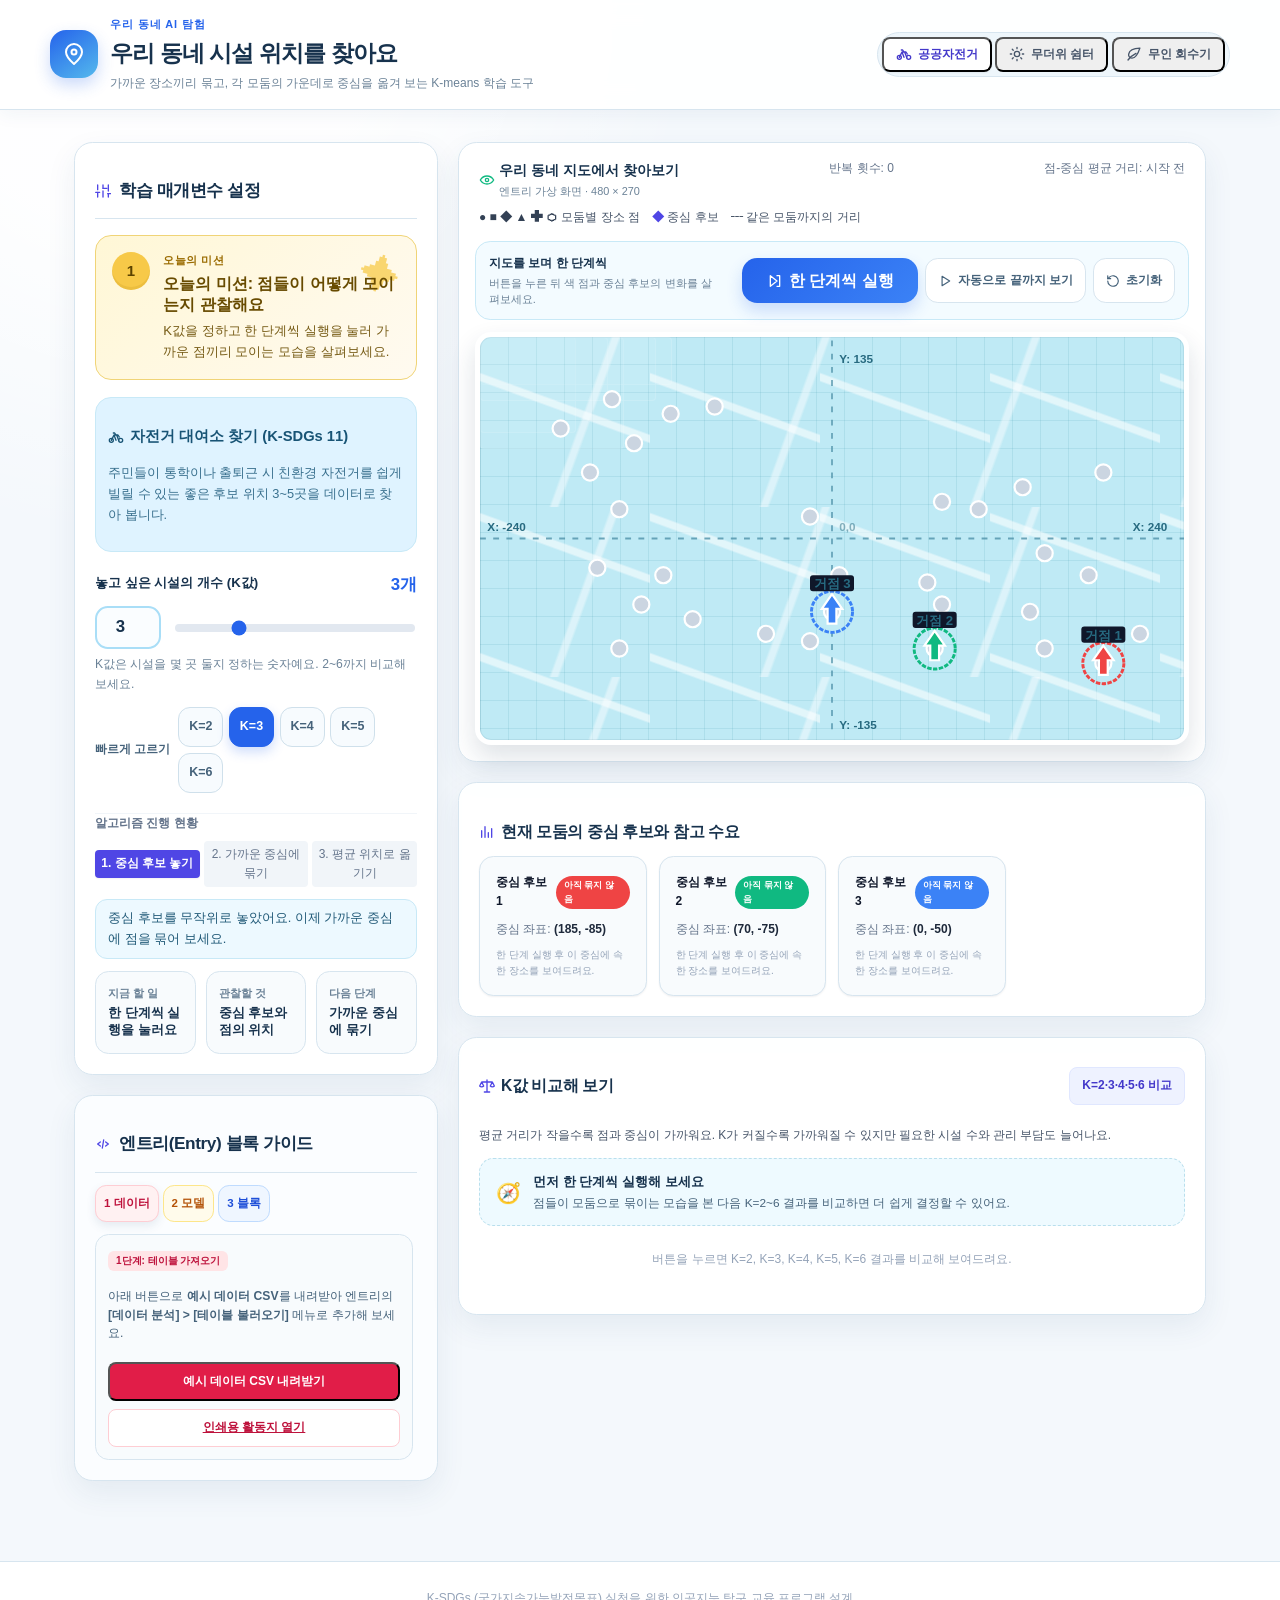
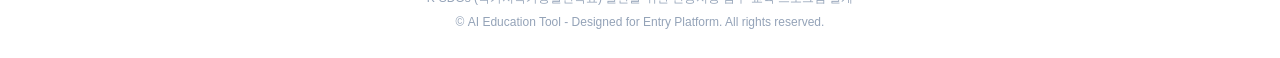
<file: index.html>
<!DOCTYPE html>
<html lang="ko">
<head>
    <meta charset="UTF-8">
    <meta name="viewport" content="width=device-width, initial-scale=1.0">
    <title>K-Means 우리 동네 좋은 시설 위치 찾기 (엔트리 연계)</title>
    <!-- Local visual assets keep the lesson usable when network access is blocked. -->
    <link rel="stylesheet" href="assets/kmeans-simulator.css?v=map-observation-20260812">
    <script src="assets/kmeans-icons.js" defer></script>
    <style>
        .grid-line {
            stroke: #e2e8f0;
            stroke-width: 1;
        }
        .axis-line {
            stroke: #94a3b8;
            stroke-width: 1.5;
            stroke-dasharray: 4;
        }
        .transition-all-custom {
            transition: all 0.6s cubic-bezier(0.4, 0, 0.2, 1);
        }
        button:focus-visible,
        input:focus-visible,
        [tabindex]:focus-visible {
            outline: 3px solid #f59e0b;
            outline-offset: 2px;
        }
    </style>
</head>
<body class="site-shell bg-slate-50 min-h-screen text-slate-800">

    <!-- Header -->
    <header class="site-header bg-white border-b border-slate-200 py-4 px-6 sticky top-0 z-10 shadow-sm">
        <div class="max-w-7xl mx-auto flex flex-col md:flex-row justify-between items-center gap-4">
            <div class="flex items-center gap-3">
                <div class="brand-mark bg-indigo-600 p-2 rounded-lg text-white" aria-hidden="true">
                    <i data-lucide="map-pin" class="w-6 h-6"></i>
                </div>
                <div>
                    <span class="eyebrow">우리 동네 AI 탐험</span>
                    <h1 class="text-xl font-bold text-slate-900">우리 동네 시설 위치를 찾아요</h1>
                    <p class="text-xs text-slate-500">가까운 장소끼리 묶고, 각 모둠의 가운데로 중심을 옮겨 보는 K-means 학습 도구</p>
                </div>
            </div>
            <!-- Theme Selector -->
            <div class="theme-selector flex bg-slate-100 p-1 rounded-xl border border-slate-200" role="group" aria-label="탐험 주제 선택">
                <button onclick="changeTheme('bike')" id="btn-theme-bike" aria-pressed="true" class="px-3 py-1.5 rounded-lg text-xs font-semibold flex items-center gap-1.5 transition-all bg-white text-indigo-700 shadow-sm">
                    <i data-lucide="bike" class="w-4 h-4"></i>공공자전거
                </button>
                <button onclick="changeTheme('shelter')" id="btn-theme-shelter" aria-pressed="false" class="px-3 py-1.5 rounded-lg text-xs font-semibold flex items-center gap-1.5 transition-all text-slate-600 hover:text-slate-900">
                    <i data-lucide="sun" class="w-4 h-4"></i>무더위 쉼터
                </button>
                <button onclick="changeTheme('recycle')" id="btn-theme-recycle" aria-pressed="false" class="px-3 py-1.5 rounded-lg text-xs font-semibold flex items-center gap-1.5 transition-all text-slate-600 hover:text-slate-900">
                    <i data-lucide="leaf" class="w-4 h-4"></i>무인 회수기
                </button>
            </div>
        </div>
    </header>

    <main class="page-frame learning-layout max-w-7xl mx-auto p-4 md:p-6 grid grid-cols-1 lg:grid-cols-12 gap-6">
        
        <!-- Left Side: Controls & Entry Guide -->
        <div class="control-panel lg:col-span-4 flex flex-col gap-6">
            
            <!-- Parameters Control Box -->
            <div class="panel-card bg-white rounded-2xl p-5 border border-slate-200 shadow-sm">
                <h2 class="text-base font-bold text-slate-900 mb-4 flex items-center gap-2 border-b pb-2">
                    <i data-lucide="sliders" class="w-4 h-4 text-indigo-600"></i>
                    학습 매개변수 설정
                </h2>

                <div id="learning-mission" class="mission-hero learning-mission" aria-describedby="learning-mission-copy">
                    <span class="learning-mission-badge" aria-hidden="true">1</span>
                    <div>
                        <span class="mission-kicker">오늘의 미션</span>
                        <h3>오늘의 미션: 점들이 어떻게 모이는지 관찰해요</h3>
                        <p id="learning-mission-copy">K값을 정하고 <strong>한 단계씩 실행</strong>을 눌러 가까운 점끼리 모이는 모습을 살펴보세요.</p>
                    </div>
                </div>
                
                <!-- Theme Description Card -->
                <div id="theme-desc" class="p-3 bg-indigo-50 rounded-xl mb-4 border border-indigo-100">
                    <h3 class="text-sm font-bold text-indigo-900 flex items-center gap-1.5">
                        <i data-lucide="bike" class="w-4 h-4"></i> 자전거 대여소 찾기 (K-SDGs 11)
                    </h3>
                    <p class="text-xs text-indigo-700 mt-1 leading-relaxed">
                        주민들이 통학이나 출퇴근 시 친환경 자전거를 쉽게 빌릴 수 있는 좋은 후보 위치 3~5곳을 데이터로 찾아 봅니다.
                    </p>
                </div>

                <!-- K-Value Controller -->
                <div class="k-control mb-5">
                    <label for="input-k" class="block text-xs font-bold text-slate-700 mb-2 flex justify-between">
                        <span>놓고 싶은 시설의 개수 (K값)</span>
                        <span id="k-value-display" class="text-indigo-600 font-extrabold text-sm">3개</span>
                    </label>
                    <div class="flex items-center gap-3">
                        <input type="number" id="input-k" min="2" max="6" value="3" aria-label="놓고 싶은 시설의 개수" onchange="updateK(this.value)" class="w-16 px-2 py-1.5 text-center font-bold text-slate-800 bg-slate-50 border border-slate-300 rounded-lg focus:outline-none focus:ring-2 focus:ring-indigo-500">
                        <input type="range" id="slider-k" min="2" max="6" value="3" aria-label="K값 슬라이더" aria-valuemin="2" aria-valuemax="6" aria-valuenow="3" oninput="updateK(this.value)" class="flex-1 accent-indigo-600 h-2 bg-slate-200 rounded-lg appearance-none cursor-pointer">
                    </div>
                    <p class="text-xs text-slate-500 mt-1.5">K값은 시설을 몇 곳 둘지 정하는 숫자예요. 2~6까지 비교해 보세요.</p>
                    <div class="k-choice-row" role="group" aria-label="K값 빠른 선택">
                        <span class="k-choice-label">빠르게 고르기</span>
                        <div class="k-choice-list">
                            <button type="button" class="k-choice" data-k-choice-control="2" onclick="updateK(2)">K=2</button>
                            <button type="button" class="k-choice" data-k-choice-control="3" onclick="updateK(3)">K=3</button>
                            <button type="button" class="k-choice" data-k-choice-control="4" onclick="updateK(4)">K=4</button>
                            <button type="button" class="k-choice" data-k-choice-control="5" onclick="updateK(5)">K=5</button>
                            <button type="button" class="k-choice" data-k-choice-control="6" onclick="updateK(6)">K=6</button>
                        </div>
                    </div>
                </div>

                <!-- Status Progress Timeline -->
                <div class="mt-4 pt-3 border-t border-slate-100">
                    <span class="text-xs font-bold text-slate-500 block uppercase mb-2">알고리즘 진행 현황</span>
                    <div class="flex items-center justify-between text-xs gap-1 text-center">
                        <span id="step-1" class="flex-1 py-1 px-1 bg-slate-100 text-slate-500 rounded font-medium transition-all text-xs">1. 중심 후보 놓기</span>
                        <span id="step-2" class="flex-1 py-1 px-1 bg-slate-100 text-slate-500 rounded font-medium transition-all text-xs">2. 가까운 중심에 묶기</span>
                        <span id="step-3" class="flex-1 py-1 px-1 bg-slate-100 text-slate-500 rounded font-medium transition-all text-xs">3. 평균 위치로 옮기기</span>
                    </div>
                    <div id="step-message" class="status-message mt-3 rounded-xl bg-indigo-50 border border-indigo-100 px-3 py-2 text-xs leading-relaxed text-indigo-900" aria-live="polite">
                        먼저 K값을 정하고, [한 단계씩 실행]을 눌러 중심 후보를 확인해 보세요.
                    </div>
                    <div id="simulation-complete" class="hidden mt-2 rounded-xl bg-emerald-50 border border-emerald-200 px-3 py-2 text-xs leading-relaxed text-emerald-900" aria-live="polite" role="status">
                        수렴 완료! 중심이 더 이상 움직이지 않는 좋은 후보 위치를 찾았어요.
                    </div>
                </div>

                <div id="stage-summary" class="stage-summary" aria-live="polite">
                    <div class="stage-summary-card">
                        <span class="stage-summary-label">지금 할 일</span>
                        <span id="stage-summary-action" class="stage-summary-value">중심 후보를 확인해요</span>
                    </div>
                    <div class="stage-summary-card">
                        <span class="stage-summary-label">관찰할 것</span>
                        <span id="stage-summary-observe" class="stage-summary-value">점과 중심의 거리</span>
                    </div>
                    <div class="stage-summary-card">
                        <span class="stage-summary-label">다음 단계</span>
                        <span id="stage-summary-next" class="stage-summary-value">가까운 중심에 묶기</span>
                    </div>
                </div>

                <div id="average-explanation" class="hidden w-full mt-3 rounded-xl border border-amber-200 bg-amber-50 px-4 py-3 text-xs leading-relaxed text-amber-950" aria-live="polite"></div>
            </div>

            <!-- Entry Block Tutorial Sheet -->
            <div class="panel-card entry-guide-card bg-white rounded-2xl p-5 border border-slate-200 shadow-sm flex-1">
                <h2 class="text-base font-bold text-slate-900 mb-3 flex items-center gap-2 border-b pb-2">
                    <i data-lucide="code-2" class="w-4 h-4 text-indigo-600"></i>
                    엔트리(Entry) 블록 가이드
                </h2>
                
                <div class="flex gap-1 mb-3" role="tablist" aria-label="엔트리 가이드 단계">
                    <button type="button" class="guide-tab rounded-lg border border-rose-200 bg-rose-50 px-2 py-1 text-[10px] font-bold text-rose-700" data-guide-toggle="1" aria-expanded="true" aria-controls="guide-step-1" onclick="toggleGuideSection(this)">1 데이터</button>
                    <button type="button" class="guide-tab rounded-lg border border-amber-200 bg-amber-50 px-2 py-1 text-[10px] font-bold text-amber-700" data-guide-toggle="2" aria-expanded="false" aria-controls="guide-step-2" onclick="toggleGuideSection(this)">2 모델</button>
                    <button type="button" class="guide-tab rounded-lg border border-blue-200 bg-blue-50 px-2 py-1 text-[10px] font-bold text-blue-700" data-guide-toggle="3" aria-expanded="false" aria-controls="guide-step-3" onclick="toggleGuideSection(this)">3 블록</button>
                </div>
                <div id="guide-sections" class="space-y-3 max-h-[300px] overflow-y-auto pr-1">
                    <div class="p-3 bg-slate-50 border border-slate-200 rounded-xl">
                        <span class="inline-block px-2 py-0.5 bg-rose-100 text-rose-700 text-[10px] font-bold rounded-md mb-1">1단계: 테이블 가져오기</span>
                        <p class="text-xs text-slate-600 leading-normal">
                            아래 버튼으로 <strong>예시 데이터 CSV</strong>를 내려받아 엔트리의 <b>[데이터 분석] &gt; [테이블 불러오기]</b> 메뉴로 추가해 보세요.
                        </p>
                        <button onclick="downloadEntryData()" class="mt-2 w-full py-2 px-3 bg-rose-600 hover:bg-rose-700 text-white rounded-lg text-xs font-bold transition">예시 데이터 CSV 내려받기</button>
                        <a href="K-평균-수업-활동지.html" target="_blank" class="mt-2 block w-full py-2 px-3 bg-white hover:bg-rose-50 text-rose-700 border border-rose-200 rounded-lg text-xs font-bold text-center transition">인쇄용 활동지 열기</a>
                    </div>

                    <div class="p-3 bg-slate-50 border border-slate-200 rounded-xl">
                        <span class="inline-block px-2 py-0.5 bg-amber-100 text-amber-700 text-[10px] font-bold rounded-md mb-1">2단계: 군집화 모델 생성</span>
                        <p class="text-xs text-slate-600 leading-normal">
                            <b>[인공지능 모델 학습하기] &gt; [군집화(K-평균)]</b>을 누르고 핵심 속성을 <b>'엔트리_X좌표'</b>와 <b>'엔트리_Y좌표'</b> 두 개로 지정합니다. K값은 놓고 싶은 시설의 개수예요.
                        </p>
                    </div>

                    <div class="p-3 bg-slate-50 border border-slate-200 rounded-xl">
                        <span class="inline-block px-2 py-0.5 bg-blue-100 text-blue-700 text-[10px] font-bold rounded-md mb-1">3단계: 핵심 블록 코딩</span>
                        <div class="mt-1.5 space-y-1">
                            <div class="text-[10px] bg-blue-50 border border-blue-200 p-1.5 rounded font-mono text-slate-700">
                                [인공지능] 모델 학습하기
                            </div>
                            <div class="text-[10px] bg-blue-50 border border-blue-200 p-1.5 rounded font-mono text-slate-700">
                                [인공지능] 군집 <b>[K]</b>의 중심 X 좌표값 / Y 좌표값 가져오기
                            </div>
                            <div class="text-[10px] bg-purple-50 border border-purple-200 p-1.5 rounded font-mono text-slate-700">
                                [움직임] X: <b>[중심 X좌표]</b>, Y: <b>[중심 Y좌표]</b> 위치로 이동하기
                            </div>
                        </div>
                    </div>
                </div>
            </div>

        </div>

        <!-- Right Side: Interactive Entry Stage Visualizer -->
        <div class="visual-panel lg:col-span-8 flex flex-col gap-4">
            
            <!-- The Entry Stage Canvas -->
            <div class="panel-card map-card bg-white rounded-2xl p-4 border border-slate-200 shadow-sm flex flex-col items-center">
                <div class="w-full flex flex-wrap justify-between items-center gap-2 mb-2 px-1 text-xs">
                    <span class="font-bold text-slate-600 flex items-center gap-1">
                        <i data-lucide="eye" class="w-4 h-4 text-emerald-500"></i>
                        <span><strong>우리 동네 지도에서 찾아보기</strong><small>엔트리 가상 화면 · 480 × 270</small></span>
                    </span>
                    <span id="it-count" class="text-slate-500 text-xs" aria-live="polite">반복 횟수: 0</span>
                    <span id="distance-stat" class="text-slate-500 text-xs" aria-live="polite">점-중심 평균 거리: 시작 전</span>
                </div>
                <div class="w-full flex flex-wrap gap-x-3 gap-y-1 mb-2 px-1 text-xs text-slate-600" aria-label="화면 범례">
                    <span><b class="text-slate-700">● ■ ◆ ▲ ✚ ⬡</b> 모둠별 장소 점</span>
                    <span><b class="text-indigo-600">◆</b> 중심 후보</span>
                    <span><b class="text-slate-700">┄</b> 같은 모둠까지의 거리</span>
                </div>

                <div class="map-observation-toolbar" role="group" aria-label="지도 관찰 조작">
                    <div class="map-observation-copy">
                        <span class="map-observation-kicker">지도를 보며 한 단계씩</span>
                        <span class="map-observation-hint">버튼을 누른 뒤 색 점과 중심 후보의 변화를 살펴보세요.</span>
                    </div>
                    <div class="map-observation-actions">
                        <button id="map-step-button" data-observe-action="step" onclick="stepSimulation()" class="primary-action py-2.5 px-4 bg-indigo-600 hover:bg-indigo-700 text-white rounded-xl text-sm font-bold transition flex items-center justify-center gap-1.5 shadow-md">
                            <i data-lucide="skip-forward" class="w-4 h-4"></i> 한 단계씩 실행
                        </button>
                        <button onclick="startSimulation()" class="map-secondary-action py-2 px-3 bg-slate-100 hover:bg-slate-200 text-slate-700 rounded-xl text-xs font-bold transition flex items-center justify-center gap-1.5 border border-slate-200">
                            <i data-lucide="play" class="w-3.5 h-3.5"></i> 자동으로 끝까지 보기
                        </button>
                        <button onclick="resetSimulation()" class="map-secondary-action py-2 px-3 bg-slate-100 hover:bg-slate-200 text-slate-700 rounded-xl text-xs font-bold transition flex items-center justify-center gap-1.5 border border-slate-200">
                            <i data-lucide="rotate-ccw" class="w-3.5 h-3.5"></i> 초기화
                        </button>
                    </div>
                </div>

                <!-- Simulation Canvas (Coordinate Area) -->
                <div class="exploration-canvas relative w-full overflow-hidden bg-slate-900 border border-slate-800 rounded-xl shadow-inner aspect-[16/9]">
                    
                    <!-- Simulated Map Overlay Concept (Abstract Stylized Vector Grid) -->
                    <div class="absolute inset-0 opacity-20 pointer-events-none select-none">
                        <!-- Simulated street blocks -->
                        <div class="absolute top-4 left-6 w-32 h-16 border border-white/50 rounded bg-white/5"></div>
                        <div class="absolute top-28 left-4 w-24 h-24 border border-white/50 rounded bg-white/5"></div>
                        <div class="absolute bottom-6 left-12 w-48 h-12 border border-white/50 rounded bg-white/5"></div>
                        <div class="absolute top-8 right-16 w-36 h-28 border border-white/50 rounded bg-white/5"></div>
                        <div class="absolute bottom-8 right-20 w-44 h-16 border border-white/50 rounded bg-white/5"></div>
                    </div>

                    <!-- SVG Renderer for Axis and Points -->
                    <svg id="entry-svg" viewBox="0 0 480 270" class="w-full h-full" role="img" aria-labelledby="entry-svg-title entry-svg-desc">
                        <title id="entry-svg-title">장소 점과 시설 중심 후보를 보여 주는 좌표 화면</title>
                        <desc id="entry-svg-desc">회색 또는 색깔 점은 장소이고, 핀 모양 표시는 각 모둠의 중심 후보입니다. 선은 장소와 중심 사이를 연결합니다.</desc>
                        <!-- Coordinate Grids -->
                        <line x1="240" y1="0" x2="240" y2="270" class="axis-line" />
                        <line x1="0" y1="135" x2="480" y2="135" class="axis-line" />
                        
                        <!-- Grid labels -->
                        <text x="245" y="15" fill="#94a3b8" font-size="8" font-weight="bold">Y: 135</text>
                        <text x="245" y="265" fill="#94a3b8" font-size="8" font-weight="bold">Y: -135</text>
                        <text x="5" y="130" fill="#94a3b8" font-size="8" font-weight="bold">X: -240</text>
                        <text x="445" y="130" fill="#94a3b8" font-size="8" font-weight="bold">X: 240</text>
                        <text x="245" y="130" fill="#94a3b8" font-size="8" font-weight="bold" opacity="0.5">0,0</text>

                        <!-- Dynamic elements will be injected here via JS -->
                        <g id="line-group"></g>
                        <g id="data-points-group"></g>
                        <g id="centroids-group"></g>
                    </svg>
                    
                    <!-- Tooltip Box inside canvas -->
                    <div id="tooltip" class="absolute hidden bg-slate-950/95 border border-slate-700/50 p-2.5 rounded-lg text-[10px] text-white shadow-xl pointer-events-none"></div>
                </div>
            </div>

            <!-- Live Clusters Statistics -->
            <div class="panel-card result-card bg-white rounded-2xl p-5 border border-slate-200 shadow-sm">
                <h3 class="text-sm font-bold text-slate-900 mb-3 flex items-center gap-1.5">
                    <i data-lucide="bar-chart-3" class="w-4 h-4 text-indigo-600"></i>
                    현재 모둠의 중심 후보와 참고 수요
                </h3>
                <div class="grid grid-cols-1 sm:grid-cols-3 lg:grid-cols-4 gap-3" id="centroids-stats">
                    <!-- Dynamic rendering of selected cluster centers -->
                    <div class="text-center p-3 border border-slate-100 rounded-xl bg-slate-50">
                        <p class="text-xs text-slate-400">아직 점을 모둠으로 묶지 않았어요.</p>
                    </div>
                </div>
            </div>

            <!-- K comparison panel -->
            <div id="comparison-panel" class="panel-card comparison-card bg-white rounded-2xl p-5 border border-slate-200 shadow-sm">
                <div class="flex flex-wrap items-center justify-between gap-2 mb-2">
                    <h3 class="text-sm font-bold text-slate-900 flex items-center gap-1.5">
                        <i data-lucide="scale" class="w-4 h-4 text-indigo-600"></i>
                        K값 비교해 보기
                    </h3>
                    <button onclick="runKComparison()" class="py-2 px-3 bg-indigo-50 hover:bg-indigo-100 text-indigo-700 rounded-lg text-xs font-bold border border-indigo-100 transition">K=2·3·4·5·6 비교</button>
                </div>
                <p class="text-xs text-slate-600 leading-relaxed">
                    평균 거리가 작을수록 점과 중심이 가까워요. K가 커질수록 가까워질 수 있지만 필요한 시설 수와 관리 부담도 늘어나요.
                </p>
                <div id="comparison-empty-state" class="comparison-empty-state mt-3" aria-live="polite">
                    <span class="empty-state-icon" aria-hidden="true">🧭</span>
                    <div>
                        <strong>먼저 한 단계씩 실행해 보세요</strong>
                        <span>점들이 모둠으로 묶이는 모습을 본 다음 K=2~6 결과를 비교하면 더 쉽게 결정할 수 있어요.</span>
                    </div>
                </div>
                <div id="comparison-results" class="mt-3" aria-live="polite">
                    <p class="text-xs text-slate-400 text-center py-3">버튼을 누르면 K=2, K=3, K=4, K=5, K=6 결과를 비교해 보여드려요.</p>
                </div>
            </div>

        </div>

    </main>

    <!-- Footer -->
    <footer class="site-footer bg-white border-t border-slate-200 py-6 mt-12">
        <div class="max-w-7xl mx-auto px-6 text-center text-xs text-slate-400 leading-loose">
            K-SDGs (국가지속가능발전목표) 실천을 위한 인공지능 탐구 교육 프로그램 설계<br>
            © AI Education Tool - Designed for Entry Platform. All rights reserved.
        </div>
    </footer>

    <script>
        // Set coordinate transform helper from Entry coordinate system to Canvas system
        // Entry: (-240 ~ 240) -> SVG: (0 ~ 480)
        // Entry: (-135 ~ 135) -> SVG: (270 ~ 0) (Note: Y axis in entry is up-positive, SVG is down-positive)
        function toSvgX(entryX) {
            return entryX + 240;
        }
        function toSvgY(entryY) {
            return 135 - entryY;
        }

        // Color theme mapping
        const colors = [
            '#ef4444', // Red
            '#10b981', // Emerald
            '#3b82f6', // Blue
            '#f59e0b', // Amber
            '#8b5cf6', // Violet
            '#ec4899'  // Pink
        ];

        // Core 30 points representing the map features
        const mapData = [
            // Cluster 1 (Top-Left)
            { id: 1, name: "더바른한의원 앞 사거리", x: -150, y: 95, value: 120, label: "대여수요" },
            { id: 2, name: "한돈보쌈 건너편 인도", x: -185, y: 75, value: 95, label: "대여수요" },
            { id: 3, name: "정암하이츠빌 A동 정문", x: -110, y: 85, value: 45, label: "대여수요" },
            { id: 4, name: "새말로8길 골목 교차점", x: -165, y: 45, value: 50, label: "대여수요" },
            { id: 5, name: "새말로 버스정류장 주변", x: -135, y: 65, value: 110, label: "대여수요" },
            { id: 6, name: "대흥아트빌 앞 공터", x: -80, y: 90, value: 35, label: "대여수요" },
            { id: 7, name: "새말로8길 상가 진입로", x: -145, y: 20, value: 80, label: "대여수요" },
            
            // Cluster 2 (Bottom-Left)
            { id: 8, name: "동심아트빌 정문 옆", x: -160, y: -20, value: 60, label: "대여수요" },
            { id: 9, name: "보성팰리스 16차 주차장", x: -130, y: -45, value: 75, label: "대여수요" },
            { id: 10, name: "보성팰리스 18차 정류장", x: -145, y: -75, value: 85, label: "대여수요" },
            { id: 11, name: "영림아트빌 A동 관리소 앞", x: -95, y: -55, value: 140, label: "대여수요" },
            { id: 12, name: "구로중앙로3가길 빌라촌 1", x: -115, y: -25, value: 40, label: "대여수요" },
            { id: 13, name: "나레스톤빌 앞 골목길", x: -45, y: -65, value: 50, label: "대여수요" },
            { id: 14, name: "멘토 학원가 앞 통학로", x: -15, y: -70, value: 165, label: "대여수요" },
            
            // Cluster 3 (Center-Bottom)
            { id: 15, name: "흥원식품 앞 사거리 (중심)", x: 5, y: -25, value: 210, label: "대여수요" },
            { id: 16, name: "현대카우스빌 앞 인도", x: 0, y: -50, value: 115, label: "대여수요" },
            { id: 17, name: "동양합기도 앞 교차로", x: 65, y: -30, value: 130, label: "대여수요" },
            { id: 18, name: "태영빌딩 앞 횡단보도", x: 75, y: -45, value: 145, label: "대여수요" },
            { id: 19, name: "홍운중국식품 앞 삼거리", x: 70, y: -75, value: 95, label: "대여수요" },
            { id: 20, name: "구로중앙로3가나길 상가 앞", x: -15, y: 15, value: 70, label: "대여수요" },
            
            // Cluster 4 (Right / Top-Right)
            { id: 21, name: "강물어린이집 정문 앞", x: 75, y: 25, value: 105, label: "대여수요" },
            { id: 22, name: "해피하우스 앞 골목길", x: 100, y: 20, value: 85, label: "대여수요" },
            { id: 23, name: "골드빌 아파트 정문", x: 130, y: 35, value: 65, label: "대여수요" },
            { id: 24, name: "구로반석교회 진입로", x: 185, y: 45, value: 40, label: "대여수요" },
            { id: 25, name: "한솔유통 앞 교차로", x: 145, y: -10, value: 110, label: "대여수요" },
            { id: 26, name: "정다운식당 앞 도로", x: 175, y: -25, value: 75, label: "대여수요" },
            { id: 27, name: "수정식당 부근 골목길", x: 135, y: -50, value: 50, label: "대여수요" },
            { id: 28, name: "어반하우스 앞 횡단보도", x: 145, y: -75, value: 125, label: "대여수요" },
            { id: 29, name: "푸른나래빌 정문 옆", x: 185, y: -85, value: 55, label: "대여수요" },
            { id: 30, name: "오코르지일 GR2 부근", x: 210, y: -65, value: 40, label: "대여수요" }
        ];

        function clampCoordinate(value, min, max) {
            return Math.max(min, Math.min(max, Math.round(value)));
        }

        // Each learning theme uses a different classroom example distribution.
        const themeData = {
            bike: mapData,
            shelter: mapData.map(p => ({
                ...p,
                x: clampCoordinate(p.x * 0.78 + 28, -220, 220),
                y: clampCoordinate(p.y * 0.92 - 18, -120, 120)
            })),
            recycle: mapData.map(p => ({
                ...p,
                x: clampCoordinate(p.x * 0.90 - 22, -220, 220),
                y: clampCoordinate(p.y * 0.64 + 24, -120, 120)
            }))
        };

        // Setup theme detail data
        const themeDetails = {
            bike: {
                title: "자전거 대여소 찾기 (K-SDGs 11)",
                desc: "주민들이 통학이나 출퇴근 시 친환경 자전거를 쉽게 빌릴 수 있는 좋은 후보 위치 3~5곳을 데이터로 찾아 봅니다.",
                label: "예상 대여건수",
                unit: "건",
                icon: "bike"
            },
            shelter: {
                title: "무더위 쉼터 설치 위치 찾기 (K-SDGs 3 / 13)",
                desc: "폭염 시 어린이, 노약자 및 길을 걷던 보행자들이 쉬어갈 수 있는 교차로 중심 쉼터/그늘막 명당을 선정합니다.",
                label: "일일 유동인구",
                unit: "명",
                icon: "sun"
            },
            recycle: {
                title: "투명 페트병 무인 회수기 설치 (K-SDGs 12)",
                desc: "주거 단지와 상가 근처에서 쓰레기가 많이 발생하는 핵심 위치를 거점으로 묶어 주민 이동 거리를 최소화하는 자원 거점을 찾습니다.",
                label: "페트병 배출량",
                unit: "개",
                icon: "leaf"
            }
        };

        let currentTheme = 'bike';
        let kValue = 3;
        let centroids = [];
        let iteration = 0;
        let points = JSON.parse(JSON.stringify(themeData.bike)); // clone array
        let animationInterval = null;
        let currentStep = 0; // 0: initial centers, 1: assigned, 2: moved
        let isConverged = false;
        let selectedKChoice = null;
        const clusterShapes = ['circle', 'square', 'diamond', 'triangle', 'cross', 'hexagon'];

        // Initialize App
        function init() {
            if (window.lucide && typeof lucide.createIcons === 'function') {
                lucide.createIcons();
            }
            initializeGuideSections();
            updateK(3);
            resetSimulation();
        }

        function changeTheme(themeKey) {
            currentTheme = themeKey;
            
            // UI Button styling update
            ['bike', 'shelter', 'recycle'].forEach(k => {
                const btn = document.getElementById(`btn-theme-${k}`);
                btn.setAttribute('aria-pressed', k === themeKey ? 'true' : 'false');
                if (k === themeKey) {
                    btn.className = "theme-choice px-3 py-1.5 rounded-lg text-xs font-semibold flex items-center gap-1.5 transition-all bg-white text-indigo-700 shadow-sm";
                } else {
                    btn.className = "theme-choice px-3 py-1.5 rounded-lg text-xs font-semibold flex items-center gap-1.5 transition-all text-slate-600 hover:text-slate-900";
                }
            });

            // Update Theme info box
            const details = themeDetails[themeKey];
            const themeDesc = document.getElementById('theme-desc');
            
            let iconMarkup = `<i data-lucide="${details.icon}" class="w-4 h-4"></i>`;
            themeDesc.innerHTML = `
                <h3 class="text-sm font-bold text-indigo-900 flex items-center gap-1.5">
                    ${iconMarkup} ${details.title}
                </h3>
                <p class="text-xs text-indigo-700 mt-1 leading-relaxed">
                    ${details.desc}
                </p>
            `;
            if (window.lucide && typeof lucide.createIcons === 'function') {
                lucide.createIcons();
            }

            // Transform data point value scales based on theme
            points = JSON.parse(JSON.stringify(themeData[themeKey])).map(p => {
                if (themeKey === 'bike') {
                    p.label = "예상 대여건수";
                    p.value = p.value; // Keep original
                } else if (themeKey === 'shelter') {
                    p.label = "일일 유동인구";
                    p.value = Math.round(p.value * 4.2); // scale up for realistic population
                } else {
                    p.label = "페트병 배출량";
                    p.value = Math.round(p.value * 1.8);
                }
                return p;
            });

            resetSimulation();
        }

        function updateK(val) {
            val = Math.max(2, Math.min(6, parseInt(val) || 3));
            kValue = val;
            document.getElementById('input-k').value = val;
            document.getElementById('slider-k').value = val;
            document.getElementById('slider-k').setAttribute('aria-valuenow', val);
            document.getElementById('slider-k').setAttribute('aria-valuetext', `${val}개 시설`);
            document.getElementById('k-value-display').innerText = `${val}개`;
            document.querySelectorAll('[data-k-choice-control]').forEach(button => {
                const selected = Number(button.dataset.kChoiceControl) === val;
                button.classList.toggle('is-selected', selected);
                button.setAttribute('aria-pressed', selected ? 'true' : 'false');
            });
            resetSimulation();
        }

        function setStepMessage(message) {
            document.getElementById('step-message').innerText = message;
        }

        function setCompletionState(isComplete) {
            document.getElementById('simulation-complete').classList.toggle('hidden', !isComplete);
        }

        function updateLearningGuidance() {
            const action = document.getElementById('stage-summary-action');
            const observe = document.getElementById('stage-summary-observe');
            const next = document.getElementById('stage-summary-next');
            const mission = document.getElementById('learning-mission-copy');
            if (!action || !observe || !next || !mission) return;

            const guidance = isConverged
                ? {
                    action: '좋은 후보 위치를 확인해요',
                    observe: '중심이 더 움직이지 않아요',
                    next: 'K값을 바꾸어 비교하기',
                    mission: '수렴했어요! 이제 K=2~6 결과를 비교하고 우리 동네에 알맞은 K를 골라 보세요.'
                }
                : currentStep === 0
                    ? {
                        action: '한 단계씩 실행을 눌러요',
                        observe: '중심 후보와 점의 위치',
                        next: '가까운 중심에 묶기',
                        mission: 'K값을 정하고 한 단계씩 실행을 눌러 가까운 점끼리 모이는 모습을 살펴보세요.'
                    }
                    : currentStep === 1
                        ? {
                            action: '같은 색 점을 찾아요',
                            observe: '점과 중심 사이 거리',
                            next: '평균 위치로 옮기기',
                            mission: '같은 색 점들이 한 모둠이 되었어요. 어느 쪽에 점이 더 많이 모였는지 관찰해 보세요.'
                        }
                        : {
                            action: '중심이 옮겨진 곳을 봐요',
                            observe: '모둠별 평균 위치',
                            next: '다시 가까운 중심 찾기',
                            mission: '각 모둠의 가운데로 중심을 옮겼어요. 다시 실행하면 모둠이 더 잘 맞는지 확인할 수 있어요.'
                        };

            action.innerText = guidance.action;
            observe.innerText = guidance.observe;
            next.innerText = guidance.next;
            mission.innerText = guidance.mission;
        }

        function initializeGuideSections() {
            const sections = Array.from(document.querySelectorAll('#guide-sections > .p-3'));
            sections.forEach((section, index) => {
                section.id = `guide-step-${index + 1}`;
                section.classList.add('guide-section');
                section.classList.toggle('is-collapsed', index !== 0);
            });
        }

        function toggleGuideSection(button) {
            const targetId = button.getAttribute('aria-controls');
            const target = document.getElementById(targetId);
            if (!target) return;

            document.querySelectorAll('[data-guide-toggle]').forEach(tab => {
                tab.setAttribute('aria-expanded', String(tab === button));
            });
            document.querySelectorAll('#guide-sections > .guide-section').forEach(section => {
                section.classList.toggle('is-collapsed', section !== target);
            });
        }

        function downloadEntryData() {
            const details = themeDetails[currentTheme];
            const headers = ['이름', '엔트리_X좌표', '엔트리_Y좌표', details.label];
            const escapeCsv = value => `"${String(value).replace(/"/g, '""')}"`;
            const rows = points.map(p => [p.name, p.x, p.y, p.value]);
            const csv = `\uFEFF${[headers, ...rows].map(row => row.map(escapeCsv).join(',')).join('\n')}`;
            const blob = new Blob([csv], { type: 'text/csv;charset=utf-8;' });
            const url = URL.createObjectURL(blob);
            const link = document.createElement('a');
            link.href = url;
            link.download = `kmeans-${currentTheme}.csv`;
            document.body.appendChild(link);
            link.click();
            link.remove();
            URL.revokeObjectURL(url);
        }

        function calculateAverageDistance(pointSet, centroidSet) {
            const assignedPoints = pointSet.filter(p => p.cluster !== -1);
            if (assignedPoints.length === 0) return null;

            const totalDistance = assignedPoints.reduce((sum, p) => {
                const centroid = centroidSet.find(c => c.id === p.cluster);
                if (!centroid) return sum;
                return sum + Math.sqrt(Math.pow(p.x - centroid.x, 2) + Math.pow(p.y - centroid.y, 2));
            }, 0);

            return totalDistance / assignedPoints.length;
        }

        function updateDistanceStat() {
            const distance = calculateAverageDistance(points, centroids);
            const stat = document.getElementById('distance-stat');
            stat.innerText = distance === null
                ? '점-중심 평균 거리: 시작 전'
                : `점-중심 평균 거리: ${distance.toFixed(1)} (작을수록 가까워요)`;
        }

        function updateAverageExplanation() {
            const panel = document.getElementById('average-explanation');
            const hasAssignments = points.some(point => point.cluster !== -1);

            if (!hasAssignments) {
                panel.classList.add('hidden');
                panel.innerHTML = '';
                return;
            }

            const summaries = centroids.map((centroid, index) => {
                const clusterPoints = points.filter(point => point.cluster === centroid.id);
                if (clusterPoints.length === 0) {
                    return `<li><strong>모둠 ${index + 1}</strong>: 아직 묶인 장소가 없어요.</li>`;
                }
                const avgX = Math.round(clusterPoints.reduce((sum, point) => sum + point.x, 0) / clusterPoints.length);
                const avgY = Math.round(clusterPoints.reduce((sum, point) => sum + point.y, 0) / clusterPoints.length);
                return `<li><strong>모둠 ${index + 1}</strong>: ${clusterPoints.length}곳 → X 평균 ${avgX}, Y 평균 ${avgY}</li>`;
            }).join('');

            panel.classList.remove('hidden');
            panel.innerHTML = `
                <p class="font-bold">평균 위치는 이렇게 찾아요</p>
                <p class="mt-1">같은 모둠의 X좌표와 Y좌표를 각각 더한 뒤, 장소 수로 나눠요.</p>
                <ul class="mt-2 list-disc space-y-1 pl-5">${summaries}</ul>
            `;
        }

        // Initialize Centroids randomly matching a subset of existing data points
        function resetSimulation() {
            stopSimulationInterval();
            iteration = 0;
            currentStep = 0;
            isConverged = false;
            selectedKChoice = null;
            document.getElementById('it-count').innerText = `반복 횟수: 0`;
            setCompletionState(false);

            // Clear visual indicators
            setStepIndicator(1);
            setStepMessage('중심 후보를 무작위로 놓았어요. 이제 가까운 중심에 점을 묶어 보세요.');

            // Set random centroids
            centroids = [];
            const tempPoints = [...points];
            // Shuffle and pick k points
            for (let i = 0; i < kValue; i++) {
                const randIndex = Math.floor(Math.random() * tempPoints.length);
                const p = tempPoints.splice(randIndex, 1)[0];
                centroids.push({
                    id: i,
                    x: p.x,
                    y: p.y,
                    color: colors[i]
                });
            }

            // Assign closest centroid initially
            points.forEach(p => p.cluster = -1);

            render();
            updateCentroidStatsTable();
            updateDistanceStat();
            updateAverageExplanation();
            updateLearningGuidance();
            const comparisonResults = document.getElementById('comparison-results');
            const comparisonEmptyState = document.getElementById('comparison-empty-state');
            if (comparisonResults) {
                comparisonResults.innerHTML = '<p class="text-xs text-slate-400 text-center py-3">버튼을 누르면 K=2, K=3, K=4, K=5, K=6 결과를 비교해 보여드려요.</p>';
            }
            if (comparisonEmptyState) comparisonEmptyState.classList.remove('hidden');
        }

        // K-Means Step-by-Step Logic
        function stepSimulation() {
            if (isConverged) {
                setStepMessage('이미 수렴했어요. K값을 바꾸거나 초기화를 눌러 다시 시작해 보세요.');
                return;
            }

            if (currentStep === 0 || currentStep === 2) {
                // Step 2: Assign to nearest Centroid
                assignClusters();
                currentStep = 1;
                setStepIndicator(2);
                setStepMessage('가까운 중심에 점을 붙였어요. 같은 색 점들이 한 모둠이 됩니다.');
            } else if (currentStep === 1) {
                // Step 3: Move Centroids to Mean of elements
                const changed = updateCentroids();
                currentStep = 2;
                setStepIndicator(3);
                iteration++;
                document.getElementById('it-count').innerText = `반복 횟수: ${iteration}`;
                setStepMessage('각 모둠의 평균 위치로 중심을 옮겼어요. 다시 가까운 중심을 찾아볼까요?');
                
                if (!changed) {
                    stopSimulationInterval();
                    isConverged = true;
                    setStepIndicator(3);
                    setStepMessage('중심이 더 이상 움직이지 않아요. 이번 실행에서 찾은 좋은 후보 위치입니다.');
                    setCompletionState(true);
                }
            }
            render();
            updateCentroidStatsTable();
            updateDistanceStat();
            updateAverageExplanation();
            updateLearningGuidance();
        }

        function assignPointsToCentroids(pointSet, centroidSet) {
            pointSet.forEach(p => {
                let minDist = Infinity;
                let nearestCluster = -1;
                centroidSet.forEach(c => {
                    const d = Math.pow(p.x - c.x, 2) + Math.pow(p.y - c.y, 2);
                    if (d < minDist) {
                        minDist = d;
                        nearestCluster = c.id;
                    }
                });
                p.cluster = nearestCluster;
            });
        }

        function moveCentroidsToMean(pointSet, centroidSet) {
            let centroidMoved = false;
            for (let i = 0; i < centroidSet.length; i++) {
                const clusterPoints = pointSet.filter(p => p.cluster === i);
                if (clusterPoints.length > 0) {
                    const avgX = Math.round(clusterPoints.reduce((acc, p) => acc + p.x, 0) / clusterPoints.length);
                    const avgY = Math.round(clusterPoints.reduce((acc, p) => acc + p.y, 0) / clusterPoints.length);
                    
                    if (centroidSet[i].x !== avgX || centroidSet[i].y !== avgY) {
                        centroidSet[i].x = avgX;
                        centroidSet[i].y = avgY;
                        centroidMoved = true;
                    }
                }
            }
            return centroidMoved;
        }

        function assignClusters() {
            assignPointsToCentroids(points, centroids);
        }

        function updateCentroids() {
            return moveCentroidsToMean(points, centroids);
        }

        function createComparisonCentroids(k, pointSet) {
            const lastIndex = pointSet.length - 1;
            return Array.from({ length: k }, (_, index) => {
                const pointIndex = Math.round(index * lastIndex / (k - 1));
                const point = pointSet[pointIndex];
                return {
                    id: index,
                    x: point.x,
                    y: point.y,
                    color: colors[index]
                };
            });
        }

        function simulateKMeansForComparison(k) {
            const comparisonPoints = JSON.parse(JSON.stringify(points));
            const comparisonCentroids = createComparisonCentroids(k, comparisonPoints);
            let iterations = 0;
            let moved = true;

            while (moved && iterations < 30) {
                assignPointsToCentroids(comparisonPoints, comparisonCentroids);
                moved = moveCentroidsToMean(comparisonPoints, comparisonCentroids);
                iterations++;
            }

            assignPointsToCentroids(comparisonPoints, comparisonCentroids);
            return {
                k,
                iterations,
                averageDistance: calculateAverageDistance(comparisonPoints, comparisonCentroids)
            };
        }

        function runKComparison() {
            const results = [2, 3, 4, 5, 6].map(simulateKMeansForComparison);
            const resultsContainer = document.getElementById('comparison-results');
            const comparisonEmptyState = document.getElementById('comparison-empty-state');
            if (comparisonEmptyState) comparisonEmptyState.classList.add('hidden');
            resultsContainer.innerHTML = `
                <div class="overflow-x-auto">
                    <table class="w-full text-xs text-left">
                        <thead class="text-xs text-slate-500 uppercase border-b border-slate-100">
                            <tr>
                                <th class="py-2 pr-2">시설 수</th>
                                <th class="py-2 pr-2">반복 횟수</th>
                                <th class="py-2">점-중심 평균 거리</th>
                                <th class="py-2">관리 부담</th>
                            </tr>
                        </thead>
                        <tbody>
                            ${results.map(result => `
                                <tr class="border-b border-slate-50 last:border-0">
                                    <th class="py-2 pr-2 font-bold text-slate-700">K=${result.k} (${result.k}곳)</th>
                                    <td class="py-2 pr-2 text-slate-500">${result.iterations}회</td>
                                    <td class="py-2 font-bold text-indigo-600">${result.averageDistance.toFixed(1)}</td>
                                    <td class="py-2 text-slate-600">${result.k <= 3 ? '작음' : result.k <= 4 ? '보통' : '커짐'}</td>
                                </tr>
                            `).join('')}
                        </tbody>
                    </table>
                </div>
                <div class="mt-4 rounded-xl bg-indigo-50 p-3">
                    <p class="text-xs font-bold text-indigo-950">내가 고른 K는?</p>
                    <div class="mt-2 flex flex-wrap gap-2" role="radiogroup" aria-label="내가 고른 K값">
                        ${results.map(result => `<button type="button" data-k-choice="${result.k}" onclick="selectKChoice(${result.k})" class="rounded-lg border border-indigo-200 bg-white px-3 py-2 text-xs font-bold text-indigo-700 hover:bg-indigo-100" role="radio" aria-checked="${selectedKChoice === result.k ? 'true' : 'false'}">K=${result.k}</button>`).join('')}
                    </div>
                    <label for="k-choice-reason" class="mt-3 block text-xs font-bold text-indigo-950">고른 이유</label>
                    <input id="k-choice-reason" type="text" maxlength="80" class="mt-1 w-full rounded-lg border border-indigo-200 bg-white px-3 py-2 text-sm text-slate-800" placeholder="예: 거리는 가깝고 시설 수가 너무 많지 않아요." aria-describedby="selected-k-choice">
                    <p id="selected-k-choice" class="mt-2 text-xs text-indigo-800" aria-live="polite">K를 하나 골라 보고 이유를 적어 보세요.</p>
                </div>
                <p class="mt-3 text-xs leading-relaxed text-slate-500">K가 커질수록 평균 거리가 작아질 수 있지만, 필요한 시설 수와 관리 부담도 늘어나요. 어떤 K가 우리 동네에 알맞을까요?</p>
            `;

            if (selectedKChoice !== null) {
                selectKChoice(selectedKChoice);
            }
        }

        function selectKChoice(k) {
            selectedKChoice = k;
            document.querySelectorAll('[data-k-choice]').forEach(button => {
                const isSelected = Number(button.dataset.kChoice) === k;
                button.setAttribute('aria-checked', String(isSelected));
                button.className = isSelected
                    ? 'rounded-lg border border-indigo-700 bg-indigo-600 px-3 py-2 text-xs font-bold text-white'
                    : 'rounded-lg border border-indigo-200 bg-white px-3 py-2 text-xs font-bold text-indigo-700 hover:bg-indigo-100';
            });
            const message = document.getElementById('selected-k-choice');
            if (message) {
                message.innerText = `K=${k}를 골랐어요. 거리와 시설 수, 관리 부담을 함께 생각해 보세요.`;
            }
        }

        function startSimulation() {
            if (isConverged) {
                setStepMessage('이미 분석을 마쳤어요. 초기화를 누르면 새로운 시작 위치로 다시 해 볼 수 있어요.');
                return;
            }
            stopSimulationInterval();
            animationInterval = setInterval(() => {
                stepSimulation();
            }, 1000);
        }

        function stopSimulationInterval() {
            if (animationInterval) {
                clearInterval(animationInterval);
                animationInterval = null;
            }
        }

        // Highlighting Step indicators
        function setStepIndicator(stepNum) {
            const steps = [
                document.getElementById('step-1'),
                document.getElementById('step-2'),
                document.getElementById('step-3')
            ];
            
            steps.forEach((el, idx) => {
                if (idx + 1 === stepNum) {
                    el.className = "flex-1 py-1 px-1 bg-indigo-600 text-white rounded font-bold transition-all text-xs shadow-sm";
                } else {
                    el.className = "flex-1 py-1 px-1 bg-slate-100 text-slate-500 rounded font-medium transition-all text-xs";
                }
            });
        }

        function createClusterMarker(point, fillColor) {
            let marker = document.createElementNS('http://www.w3.org/2000/svg', 'circle');
            const x = toSvgX(point.x);
            const y = toSvgY(point.y);
            const shape = point.cluster === -1 ? 'circle' : clusterShapes[point.cluster % clusterShapes.length];

            if (shape === 'square') {
                marker = document.createElementNS('http://www.w3.org/2000/svg', 'rect');
                marker.setAttribute('x', x - 5.5);
                marker.setAttribute('y', y - 5.5);
                marker.setAttribute('width', '11');
                marker.setAttribute('height', '11');
                marker.setAttribute('rx', '1.5');
            } else if (shape === 'diamond') {
                marker = document.createElementNS('http://www.w3.org/2000/svg', 'polygon');
                marker.setAttribute('points', `${x},${y - 7} ${x + 7},${y} ${x},${y + 7} ${x - 7},${y}`);
            } else if (shape === 'triangle') {
                marker = document.createElementNS('http://www.w3.org/2000/svg', 'polygon');
                marker.setAttribute('points', `${x},${y - 7} ${x + 7},${y + 6} ${x - 7},${y + 6}`);
            } else if (shape === 'cross') {
                marker = document.createElementNS('http://www.w3.org/2000/svg', 'path');
                marker.setAttribute('d', `M ${x - 7} ${y - 2} H ${x - 2} V ${y - 7} H ${x + 2} V ${y - 2} H ${x + 7} V ${y + 2} H ${x + 2} V ${y + 7} H ${x - 2} V ${y + 2} H ${x - 7} Z`);
            } else if (shape === 'hexagon') {
                marker = document.createElementNS('http://www.w3.org/2000/svg', 'polygon');
                marker.setAttribute('points', `${x - 6},${y} ${x - 3},${y - 6} ${x + 3},${y - 6} ${x + 6},${y} ${x + 3},${y + 6} ${x - 3},${y + 6}`);
            } else {
                marker.setAttribute('cx', x);
                marker.setAttribute('cy', y);
                marker.setAttribute('r', '5.5');
            }

            marker.setAttribute('fill', fillColor);
            marker.setAttribute('stroke', '#ffffff');
            marker.setAttribute('stroke-width', '1.5');
            marker.setAttribute('data-shape', shape);
            return marker;
        }

        // Render everything on Entry Screen (SVG coordinate area)
        function render() {
            const lineGroup = document.getElementById('line-group');
            const dataGroup = document.getElementById('data-points-group');
            const centroidsGroup = document.getElementById('centroids-group');

            // Clear previous elements
            lineGroup.innerHTML = '';
            dataGroup.innerHTML = '';
            centroidsGroup.innerHTML = '';

            // 1. Draw connection lines from points to assigned centroids
            points.forEach(p => {
                if (p.cluster !== -1) {
                    const c = centroids.find(cent => cent.id === p.cluster);
                    if (c) {
                        const line = document.createElementNS('http://www.w3.org/2000/svg', 'line');
                        line.setAttribute('x1', toSvgX(p.x));
                        line.setAttribute('y1', toSvgY(p.y));
                        line.setAttribute('x2', toSvgX(c.x));
                        line.setAttribute('y2', toSvgY(c.y));
                        line.setAttribute('stroke', c.color);
                        line.setAttribute('stroke-width', '1');
                        line.setAttribute('stroke-dasharray', '2,2');
                        line.setAttribute('opacity', '0.6');
                        lineGroup.appendChild(line);
                    }
                }
            });

            // 2. Draw Data Points (Citizens)
            points.forEach(p => {
                const fillColor = p.cluster !== -1 ? centroids.find(c => c.id === p.cluster).color : '#cbd5e1';
                const marker = createClusterMarker(p, fillColor);
                marker.setAttribute('class', 'cluster-shapes cursor-pointer transition-all-custom focus:outline-none');
                marker.setAttribute('tabindex', '0');
                marker.setAttribute('role', 'img');
                marker.setAttribute('aria-label', `${p.name}, ${p.label} ${p.value}${themeDetails[currentTheme].unit}`);

                marker.addEventListener('mouseenter', (event) => {
                    showTooltip(event, p);
                    marker.setAttribute('stroke-width', '3');
                });
                marker.addEventListener('mouseleave', () => {
                    hideTooltip();
                    marker.setAttribute('stroke-width', '1.5');
                });
                marker.addEventListener('focus', (event) => {
                    showTooltip(event, p);
                    marker.setAttribute('stroke-width', '3');
                });
                marker.addEventListener('blur', () => {
                    hideTooltip();
                    marker.setAttribute('stroke-width', '1.5');
                });

                dataGroup.appendChild(marker);
            });

            // 3. Draw Centroids (Elected optimal locations)
            centroids.forEach(c => {
                const g = document.createElementNS('http://www.w3.org/2000/svg', 'g');
                g.setAttribute('class', 'transition-all-custom');

                // Draw central beacon ring
                const ring = document.createElementNS('http://www.w3.org/2000/svg', 'circle');
                ring.setAttribute('cx', toSvgX(c.x));
                ring.setAttribute('cy', toSvgY(c.y));
                ring.setAttribute('r', '14');
                ring.setAttribute('fill', 'none');
                ring.setAttribute('stroke', c.color);
                ring.setAttribute('stroke-width', '2');
                ring.setAttribute('stroke-dasharray', '3,1');
                g.appendChild(ring);

                // Central pinpoint
                const pin = document.createElementNS('http://www.w3.org/2000/svg', 'polygon');
                const x = toSvgX(c.x);
                const y = toSvgY(c.y);
                pin.setAttribute('points', `${x},${y-12} ${x-7},${y-2} ${x-3},${y-2} ${x-3},${y+8} ${x+3},${y+8} ${x+3},${y-2} ${x+7},${y-2}`);
                pin.setAttribute('fill', c.color);
                pin.setAttribute('stroke', '#ffffff');
                pin.setAttribute('stroke-width', '1.5');
                
                // Highlight label
                const label = document.createElementNS('http://www.w3.org/2000/svg', 'text');
                label.setAttribute('x', toSvgX(c.x));
                label.setAttribute('y', toSvgY(c.y) - 16);
                label.setAttribute('fill', '#ffffff');
                label.setAttribute('font-size', '9');
                label.setAttribute('font-weight', 'bold');
                label.setAttribute('text-anchor', 'middle');
                label.textContent = `거점 ${c.id + 1}`;

                // Label background box
                const bbox = document.createElementNS('http://www.w3.org/2000/svg', 'rect');
                bbox.setAttribute('x', toSvgX(c.x) - 15);
                bbox.setAttribute('y', toSvgY(c.y) - 25);
                bbox.setAttribute('width', '30');
                bbox.setAttribute('height', '11');
                bbox.setAttribute('fill', '#0f172a');
                bbox.setAttribute('rx', '2');

                g.appendChild(bbox);
                g.appendChild(label);
                g.appendChild(pin);
                centroidsGroup.appendChild(g);
            });
        }

        // Tooltip helpers
        function showTooltip(e, p) {
            const tooltip = document.getElementById('tooltip');
            const unit = themeDetails[currentTheme].unit;
            tooltip.innerHTML = `
                <div class="font-bold text-slate-100">${p.name}</div>
                <div class="text-slate-400 mt-1">좌표: X(${p.x}), Y(${p.y})</div>
                <div class="text-indigo-400 font-medium">${p.label}: ${p.value.toLocaleString()}${unit}</div>
            `;
            tooltip.style.display = 'block';
            
            // Positioning coordinates inside the relative wrapper
            const container = document.getElementById('entry-svg').parentNode;
            const containerRect = container.getBoundingClientRect();
            
            let xPos = toSvgX(p.x) * (containerRect.width / 480) - 60;
            let yPos = toSvgY(p.y) * (containerRect.height / 270) - 75;

            tooltip.style.left = `${xPos}px`;
            tooltip.style.top = `${yPos}px`;
        }

        function hideTooltip() {
            document.getElementById('tooltip').style.display = 'none';
        }

        // Live stats table below canvas
        function updateCentroidStatsTable() {
            const statsContainer = document.getElementById('centroids-stats');
            statsContainer.innerHTML = '';

            const unit = themeDetails[currentTheme].unit;
            const isInitialState = currentStep === 0 && points.every(p => p.cluster === -1);

            centroids.forEach((c, idx) => {
                const assignedPoints = points.filter(p => p.cluster === c.id);
                const totalValue = assignedPoints.reduce((acc, p) => acc + p.value, 0);

                const card = document.createElement('div');
                card.className = "p-4 border border-slate-100 rounded-2xl bg-slate-50 flex flex-col gap-1 border-t-4 shadow-sm";
                card.style.borderTopColor = c.color;

                card.innerHTML = `
                    <div class="flex justify-between items-center">
                        <span class="text-xs font-extrabold text-slate-900">${isInitialState ? `중심 후보 ${c.id + 1}` : `제 ${c.id + 1} 시설 후보`}</span>
                        <span class="px-2 py-0.5 rounded-full text-[9px] font-bold text-white" style="background-color: ${c.color}">
                            ${isInitialState ? '아직 묶지 않음' : `주변 장소 ${assignedPoints.length}곳`}
                        </span>
                    </div>
                    <div class="text-xs text-slate-500 font-medium mt-1">
                        중심 좌표: <b class="text-slate-800 font-bold">(${c.x}, ${c.y})</b>
                    </div>
                    ${isInitialState
                        ? '<div class="text-[10px] text-slate-400 mt-1">한 단계 실행 후 이 중심에 속한 장소를 보여드려요.</div>'
                        : `<div class="text-[10px] text-slate-400 mt-1">참고 수요 합계: <strong class="text-indigo-600 font-extrabold">${totalValue.toLocaleString()}${unit}</strong></div>`}
                `;
                statsContainer.appendChild(card);
            });

            if (centroids.length === 0) {
                statsContainer.innerHTML = `
                    <div class="col-span-full text-center py-4 text-xs text-slate-400">
                        오른쪽 가상 화면에서 [한 단계씩 실행]을 눌러 데이터를 분류해 보세요.
                    </div>
                `;
            }
        }

        // Window onload entry point
        window.onload = function() {
            init();
        }
    </script>
</body>
</html>
</file>
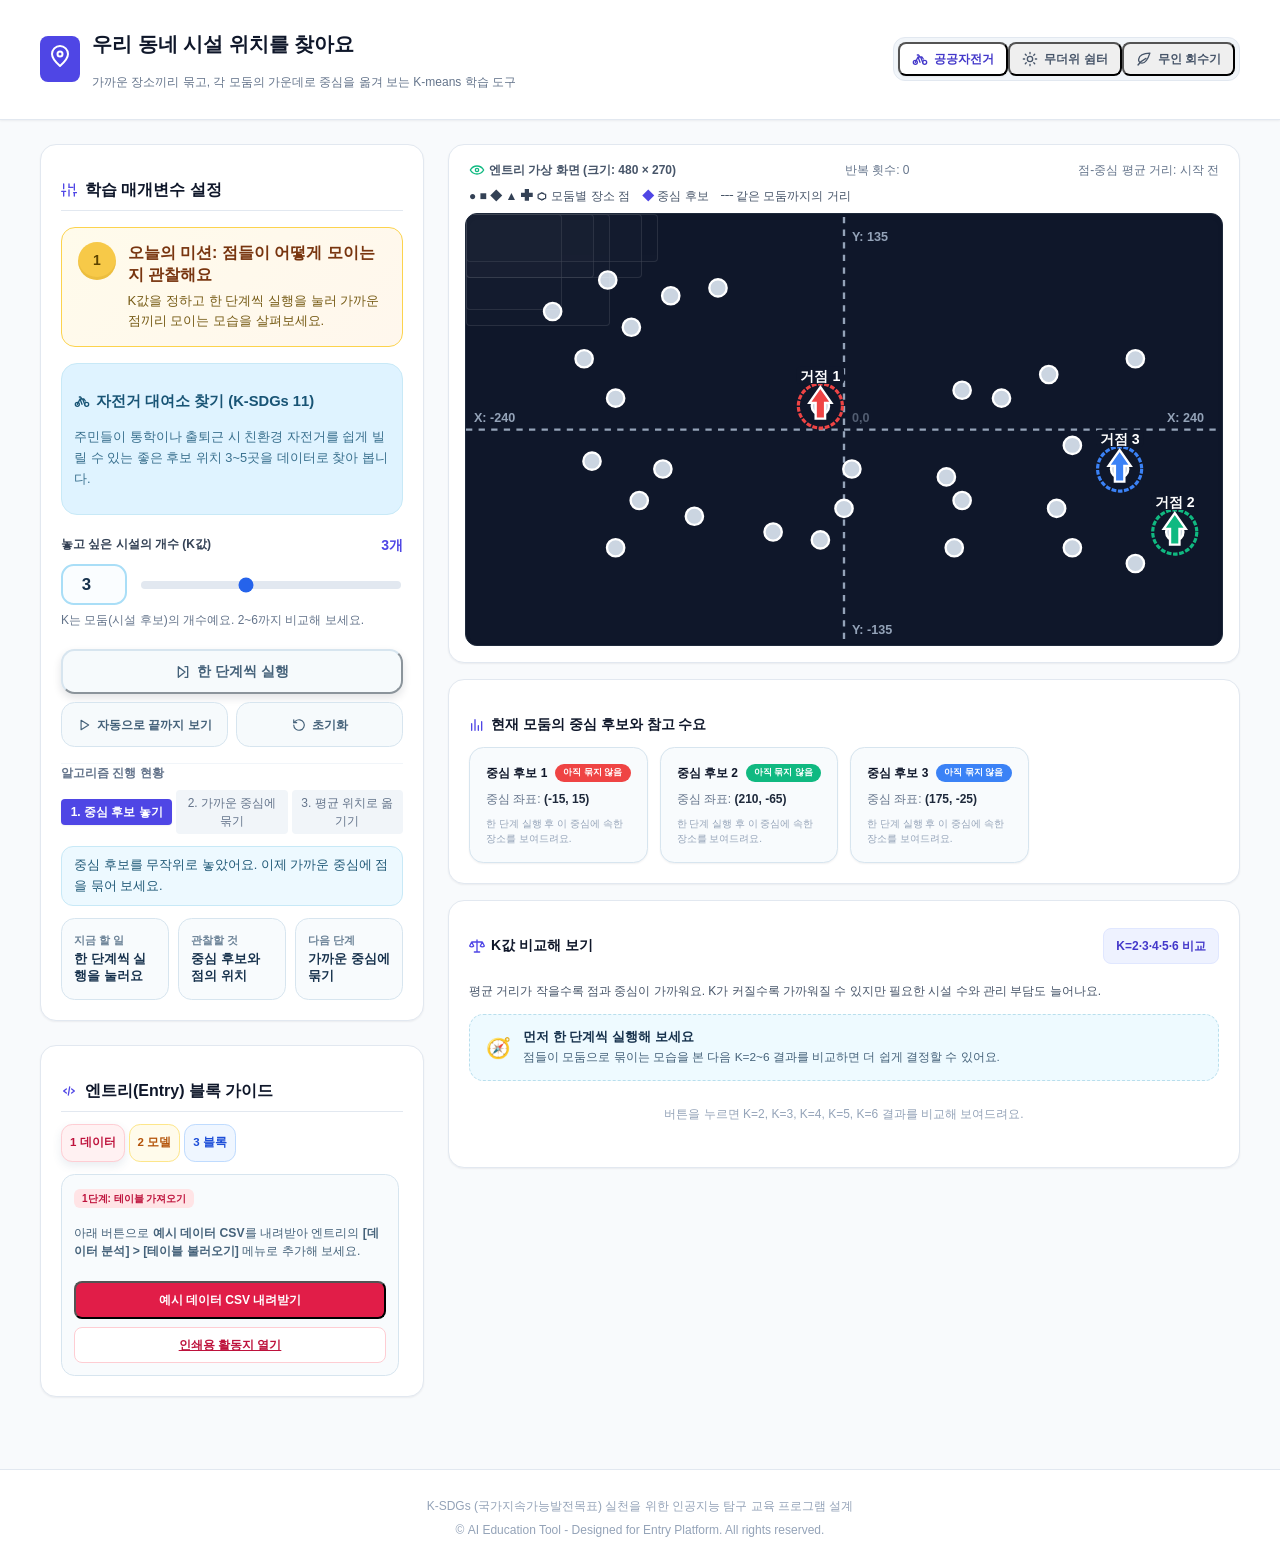
<file: K-평균 시뮬레이터.html>
<!DOCTYPE html>
<html lang="ko">
<head>
    <meta charset="UTF-8">
    <meta name="viewport" content="width=device-width, initial-scale=1.0">
    <title>K-Means 우리 동네 좋은 시설 위치 찾기 (엔트리 연계)</title>
    <!-- Local visual assets keep the lesson usable when network access is blocked. -->
    <link rel="stylesheet" href="assets/kmeans-simulator.css">
    <script src="assets/kmeans-icons.js" defer></script>
    <style>
        .grid-line {
            stroke: #e2e8f0;
            stroke-width: 1;
        }
        .axis-line {
            stroke: #94a3b8;
            stroke-width: 1.5;
            stroke-dasharray: 4;
        }
        .transition-all-custom {
            transition: all 0.6s cubic-bezier(0.4, 0, 0.2, 1);
        }
        button:focus-visible,
        input:focus-visible,
        [tabindex]:focus-visible {
            outline: 3px solid #f59e0b;
            outline-offset: 2px;
        }
    </style>
</head>
<body class="bg-slate-50 min-h-screen text-slate-800">

    <!-- Header -->
    <header class="bg-white border-b border-slate-200 py-4 px-6 sticky top-0 z-10 shadow-sm">
        <div class="max-w-7xl mx-auto flex flex-col md:flex-row justify-between items-center gap-4">
            <div class="flex items-center gap-3">
                <div class="bg-indigo-600 p-2 rounded-lg text-white">
                    <i data-lucide="map-pin" class="w-6 h-6"></i>
                </div>
                <div>
                    <h1 class="text-xl font-bold text-slate-900">우리 동네 시설 위치를 찾아요</h1>
                    <p class="text-xs text-slate-500">가까운 장소끼리 묶고, 각 모둠의 가운데로 중심을 옮겨 보는 K-means 학습 도구</p>
                </div>
            </div>
            <!-- Theme Selector -->
            <div class="flex bg-slate-100 p-1 rounded-xl border border-slate-200">
                <button onclick="changeTheme('bike')" id="btn-theme-bike" aria-pressed="true" class="px-3 py-1.5 rounded-lg text-xs font-semibold flex items-center gap-1.5 transition-all bg-white text-indigo-700 shadow-sm">
                    <i data-lucide="bike" class="w-4 h-4"></i>공공자전거
                </button>
                <button onclick="changeTheme('shelter')" id="btn-theme-shelter" aria-pressed="false" class="px-3 py-1.5 rounded-lg text-xs font-semibold flex items-center gap-1.5 transition-all text-slate-600 hover:text-slate-900">
                    <i data-lucide="sun" class="w-4 h-4"></i>무더위 쉼터
                </button>
                <button onclick="changeTheme('recycle')" id="btn-theme-recycle" aria-pressed="false" class="px-3 py-1.5 rounded-lg text-xs font-semibold flex items-center gap-1.5 transition-all text-slate-600 hover:text-slate-900">
                    <i data-lucide="leaf" class="w-4 h-4"></i>무인 회수기
                </button>
            </div>
        </div>
    </header>

    <main class="max-w-7xl mx-auto p-4 md:p-6 grid grid-cols-1 lg:grid-cols-12 gap-6">
        
        <!-- Left Side: Controls & Entry Guide -->
        <div class="lg:col-span-4 flex flex-col gap-6">
            
            <!-- Parameters Control Box -->
            <div class="bg-white rounded-2xl p-5 border border-slate-200 shadow-sm">
                <h2 class="text-base font-bold text-slate-900 mb-4 flex items-center gap-2 border-b pb-2">
                    <i data-lucide="sliders" class="w-4 h-4 text-indigo-600"></i>
                    학습 매개변수 설정
                </h2>

                <div id="learning-mission" class="learning-mission" aria-describedby="learning-mission-copy">
                    <span class="learning-mission-badge" aria-hidden="true">1</span>
                    <div>
                        <h3>오늘의 미션: 점들이 어떻게 모이는지 관찰해요</h3>
                        <p id="learning-mission-copy">K값을 정하고 <strong>한 단계씩 실행</strong>을 눌러 가까운 점끼리 모이는 모습을 살펴보세요.</p>
                    </div>
                </div>
                
                <!-- Theme Description Card -->
                <div id="theme-desc" class="p-3 bg-indigo-50 rounded-xl mb-4 border border-indigo-100">
                    <h3 class="text-sm font-bold text-indigo-900 flex items-center gap-1.5">
                        <i data-lucide="bike" class="w-4 h-4"></i> 자전거 대여소 찾기 (K-SDGs 11)
                    </h3>
                    <p class="text-xs text-indigo-700 mt-1 leading-relaxed">
                        주민들이 통학이나 출퇴근 시 친환경 자전거를 쉽게 빌릴 수 있는 좋은 후보 위치 3~5곳을 데이터로 찾아 봅니다.
                    </p>
                </div>

                <!-- K-Value Controller -->
                <div class="mb-5">
                    <label for="input-k" class="block text-xs font-bold text-slate-700 mb-2 flex justify-between">
                        <span>놓고 싶은 시설의 개수 (K값)</span>
                        <span id="k-value-display" class="text-indigo-600 font-extrabold text-sm">3개</span>
                    </label>
                    <div class="flex items-center gap-3">
                        <input type="number" id="input-k" min="1" max="6" value="3" aria-label="놓고 싶은 시설의 개수" onchange="updateK(this.value)" class="w-16 px-2 py-1.5 text-center font-bold text-slate-800 bg-slate-50 border border-slate-300 rounded-lg focus:outline-none focus:ring-2 focus:ring-indigo-500">
                        <input type="range" id="slider-k" min="1" max="6" value="3" aria-label="K값 슬라이더" aria-valuemin="1" aria-valuemax="6" aria-valuenow="3" oninput="updateK(this.value)" class="flex-1 accent-indigo-600 h-2 bg-slate-200 rounded-lg appearance-none cursor-pointer">
                    </div>
                    <p class="text-xs text-slate-500 mt-1.5">K는 모둠(시설 후보)의 개수예요. 2~6까지 비교해 보세요.</p>
                </div>

                <!-- Simulation Buttons -->
                <div class="grid grid-cols-2 gap-2">
                    <button onclick="stepSimulation()" class="col-span-2 py-2.5 px-4 bg-indigo-600 hover:bg-indigo-700 text-white rounded-xl text-sm font-bold transition flex items-center justify-center gap-1.5 shadow-md">
                        <i data-lucide="skip-forward" class="w-4 h-4"></i> 한 단계씩 실행
                    </button>
                    <button onclick="startSimulation()" class="py-2 px-3 bg-slate-100 hover:bg-slate-200 text-slate-700 rounded-xl text-xs font-bold transition flex items-center justify-center gap-1.5 border border-slate-200">
                        <i data-lucide="play" class="w-3.5 h-3.5"></i> 자동으로 끝까지 보기
                    </button>
                    <button onclick="resetSimulation()" class="py-2 px-3 bg-slate-100 hover:bg-slate-200 text-slate-700 rounded-xl text-xs font-bold transition flex items-center justify-center gap-1.5 border border-slate-200">
                        <i data-lucide="rotate-ccw" class="w-3.5 h-3.5"></i> 초기화
                    </button>
                </div>

                <!-- Status Progress Timeline -->
                <div class="mt-4 pt-3 border-t border-slate-100">
                    <span class="text-xs font-bold text-slate-500 block uppercase mb-2">알고리즘 진행 현황</span>
                    <div class="flex items-center justify-between text-xs gap-1 text-center">
                        <span id="step-1" class="flex-1 py-1 px-1 bg-slate-100 text-slate-500 rounded font-medium transition-all text-xs">1. 중심 후보 놓기</span>
                        <span id="step-2" class="flex-1 py-1 px-1 bg-slate-100 text-slate-500 rounded font-medium transition-all text-xs">2. 가까운 중심에 묶기</span>
                        <span id="step-3" class="flex-1 py-1 px-1 bg-slate-100 text-slate-500 rounded font-medium transition-all text-xs">3. 평균 위치로 옮기기</span>
                    </div>
                    <div id="step-message" class="status-message mt-3 rounded-xl bg-indigo-50 border border-indigo-100 px-3 py-2 text-xs leading-relaxed text-indigo-900" aria-live="polite">
                        먼저 K값을 정하고, [한 단계씩 실행]을 눌러 중심 후보를 확인해 보세요.
                    </div>
                    <div id="simulation-complete" class="hidden mt-2 rounded-xl bg-emerald-50 border border-emerald-200 px-3 py-2 text-xs leading-relaxed text-emerald-900" aria-live="polite" role="status">
                        수렴 완료! 중심이 더 이상 움직이지 않는 좋은 후보 위치를 찾았어요.
                    </div>
                </div>

                <div id="stage-summary" class="stage-summary" aria-live="polite">
                    <div class="stage-summary-card">
                        <span class="stage-summary-label">지금 할 일</span>
                        <span id="stage-summary-action" class="stage-summary-value">중심 후보를 확인해요</span>
                    </div>
                    <div class="stage-summary-card">
                        <span class="stage-summary-label">관찰할 것</span>
                        <span id="stage-summary-observe" class="stage-summary-value">점과 중심의 거리</span>
                    </div>
                    <div class="stage-summary-card">
                        <span class="stage-summary-label">다음 단계</span>
                        <span id="stage-summary-next" class="stage-summary-value">가까운 중심에 묶기</span>
                    </div>
                </div>

                <div id="average-explanation" class="hidden w-full mt-3 rounded-xl border border-amber-200 bg-amber-50 px-4 py-3 text-xs leading-relaxed text-amber-950" aria-live="polite"></div>
            </div>

            <!-- Entry Block Tutorial Sheet -->
            <div class="bg-white rounded-2xl p-5 border border-slate-200 shadow-sm flex-1">
                <h2 class="text-base font-bold text-slate-900 mb-3 flex items-center gap-2 border-b pb-2">
                    <i data-lucide="code-2" class="w-4 h-4 text-indigo-600"></i>
                    엔트리(Entry) 블록 가이드
                </h2>
                
                <div class="flex gap-1 mb-3" role="tablist" aria-label="엔트리 가이드 단계">
                    <button type="button" class="guide-tab rounded-lg border border-rose-200 bg-rose-50 px-2 py-1 text-[10px] font-bold text-rose-700" data-guide-toggle="1" aria-expanded="true" aria-controls="guide-step-1" onclick="toggleGuideSection(this)">1 데이터</button>
                    <button type="button" class="guide-tab rounded-lg border border-amber-200 bg-amber-50 px-2 py-1 text-[10px] font-bold text-amber-700" data-guide-toggle="2" aria-expanded="false" aria-controls="guide-step-2" onclick="toggleGuideSection(this)">2 모델</button>
                    <button type="button" class="guide-tab rounded-lg border border-blue-200 bg-blue-50 px-2 py-1 text-[10px] font-bold text-blue-700" data-guide-toggle="3" aria-expanded="false" aria-controls="guide-step-3" onclick="toggleGuideSection(this)">3 블록</button>
                </div>
                <div id="guide-sections" class="space-y-3 max-h-[300px] overflow-y-auto pr-1">
                    <div class="p-3 bg-slate-50 border border-slate-200 rounded-xl">
                        <span class="inline-block px-2 py-0.5 bg-rose-100 text-rose-700 text-[10px] font-bold rounded-md mb-1">1단계: 테이블 가져오기</span>
                        <p class="text-xs text-slate-600 leading-normal">
                            아래 버튼으로 <strong>예시 데이터 CSV</strong>를 내려받아 엔트리의 <b>[데이터 분석] &gt; [테이블 불러오기]</b> 메뉴로 추가해 보세요.
                        </p>
                        <button onclick="downloadEntryData()" class="mt-2 w-full py-2 px-3 bg-rose-600 hover:bg-rose-700 text-white rounded-lg text-xs font-bold transition">예시 데이터 CSV 내려받기</button>
                        <a href="K-평균-수업-활동지.html" target="_blank" class="mt-2 block w-full py-2 px-3 bg-white hover:bg-rose-50 text-rose-700 border border-rose-200 rounded-lg text-xs font-bold text-center transition">인쇄용 활동지 열기</a>
                    </div>

                    <div class="p-3 bg-slate-50 border border-slate-200 rounded-xl">
                        <span class="inline-block px-2 py-0.5 bg-amber-100 text-amber-700 text-[10px] font-bold rounded-md mb-1">2단계: 군집화 모델 생성</span>
                        <p class="text-xs text-slate-600 leading-normal">
                            <b>[인공지능 모델 학습하기] &gt; [군집화(K-평균)]</b>을 누르고 핵심 속성을 <b>'엔트리_X좌표'</b>와 <b>'엔트리_Y좌표'</b> 두 개로 지정합니다. K값은 놓고 싶은 시설의 개수예요.
                        </p>
                    </div>

                    <div class="p-3 bg-slate-50 border border-slate-200 rounded-xl">
                        <span class="inline-block px-2 py-0.5 bg-blue-100 text-blue-700 text-[10px] font-bold rounded-md mb-1">3단계: 핵심 블록 코딩</span>
                        <div class="mt-1.5 space-y-1">
                            <div class="text-[10px] bg-blue-50 border border-blue-200 p-1.5 rounded font-mono text-slate-700">
                                [인공지능] 모델 학습하기
                            </div>
                            <div class="text-[10px] bg-blue-50 border border-blue-200 p-1.5 rounded font-mono text-slate-700">
                                [인공지능] 군집 <b>[K]</b>의 중심 X 좌표값 / Y 좌표값 가져오기
                            </div>
                            <div class="text-[10px] bg-purple-50 border border-purple-200 p-1.5 rounded font-mono text-slate-700">
                                [움직임] X: <b>[중심 X좌표]</b>, Y: <b>[중심 Y좌표]</b> 위치로 이동하기
                            </div>
                        </div>
                    </div>
                </div>
            </div>

        </div>

        <!-- Right Side: Interactive Entry Stage Visualizer -->
        <div class="lg:col-span-8 flex flex-col gap-4">
            
            <!-- The Entry Stage Canvas -->
            <div class="bg-white rounded-2xl p-4 border border-slate-200 shadow-sm flex flex-col items-center">
                <div class="w-full flex flex-wrap justify-between items-center gap-2 mb-2 px-1 text-xs">
                    <span class="font-bold text-slate-600 flex items-center gap-1">
                        <i data-lucide="eye" class="w-4 h-4 text-emerald-500"></i>
                        엔트리 가상 화면 (크기: 480 × 270)
                    </span>
                    <span id="it-count" class="text-slate-500 text-xs" aria-live="polite">반복 횟수: 0</span>
                    <span id="distance-stat" class="text-slate-500 text-xs" aria-live="polite">점-중심 평균 거리: 시작 전</span>
                </div>
                <div class="w-full flex flex-wrap gap-x-3 gap-y-1 mb-2 px-1 text-xs text-slate-600" aria-label="화면 범례">
                    <span><b class="text-slate-700">● ■ ◆ ▲ ✚ ⬡</b> 모둠별 장소 점</span>
                    <span><b class="text-indigo-600">◆</b> 중심 후보</span>
                    <span><b class="text-slate-700">┄</b> 같은 모둠까지의 거리</span>
                </div>

                <!-- Simulation Canvas (Coordinate Area) -->
                <div class="relative w-full overflow-hidden bg-slate-900 border border-slate-800 rounded-xl shadow-inner aspect-[16/9]">
                    
                    <!-- Simulated Map Overlay Concept (Abstract Stylized Vector Grid) -->
                    <div class="absolute inset-0 opacity-20 pointer-events-none select-none">
                        <!-- Simulated street blocks -->
                        <div class="absolute top-4 left-6 w-32 h-16 border border-white/50 rounded bg-white/5"></div>
                        <div class="absolute top-28 left-4 w-24 h-24 border border-white/50 rounded bg-white/5"></div>
                        <div class="absolute bottom-6 left-12 w-48 h-12 border border-white/50 rounded bg-white/5"></div>
                        <div class="absolute top-8 right-16 w-36 h-28 border border-white/50 rounded bg-white/5"></div>
                        <div class="absolute bottom-8 right-20 w-44 h-16 border border-white/50 rounded bg-white/5"></div>
                    </div>

                    <!-- SVG Renderer for Axis and Points -->
                    <svg id="entry-svg" viewBox="0 0 480 270" class="w-full h-full" role="img" aria-labelledby="entry-svg-title entry-svg-desc">
                        <title id="entry-svg-title">장소 점과 시설 중심 후보를 보여 주는 좌표 화면</title>
                        <desc id="entry-svg-desc">회색 또는 색깔 점은 장소이고, 핀 모양 표시는 각 모둠의 중심 후보입니다. 선은 장소와 중심 사이를 연결합니다.</desc>
                        <!-- Coordinate Grids -->
                        <line x1="240" y1="0" x2="240" y2="270" class="axis-line" />
                        <line x1="0" y1="135" x2="480" y2="135" class="axis-line" />
                        
                        <!-- Grid labels -->
                        <text x="245" y="15" fill="#94a3b8" font-size="8" font-weight="bold">Y: 135</text>
                        <text x="245" y="265" fill="#94a3b8" font-size="8" font-weight="bold">Y: -135</text>
                        <text x="5" y="130" fill="#94a3b8" font-size="8" font-weight="bold">X: -240</text>
                        <text x="445" y="130" fill="#94a3b8" font-size="8" font-weight="bold">X: 240</text>
                        <text x="245" y="130" fill="#94a3b8" font-size="8" font-weight="bold" opacity="0.5">0,0</text>

                        <!-- Dynamic elements will be injected here via JS -->
                        <g id="line-group"></g>
                        <g id="data-points-group"></g>
                        <g id="centroids-group"></g>
                    </svg>
                    
                    <!-- Tooltip Box inside canvas -->
                    <div id="tooltip" class="absolute hidden bg-slate-950/95 border border-slate-700/50 p-2.5 rounded-lg text-[10px] text-white shadow-xl pointer-events-none"></div>
                </div>
            </div>

            <!-- Live Clusters Statistics -->
            <div class="bg-white rounded-2xl p-5 border border-slate-200 shadow-sm">
                <h3 class="text-sm font-bold text-slate-900 mb-3 flex items-center gap-1.5">
                    <i data-lucide="bar-chart-3" class="w-4 h-4 text-indigo-600"></i>
                    현재 모둠의 중심 후보와 참고 수요
                </h3>
                <div class="grid grid-cols-1 sm:grid-cols-3 lg:grid-cols-4 gap-3" id="centroids-stats">
                    <!-- Dynamic rendering of selected cluster centers -->
                    <div class="text-center p-3 border border-slate-100 rounded-xl bg-slate-50">
                        <p class="text-xs text-slate-400">아직 점을 모둠으로 묶지 않았어요.</p>
                    </div>
                </div>
            </div>

            <!-- K comparison panel -->
            <div id="comparison-panel" class="bg-white rounded-2xl p-5 border border-slate-200 shadow-sm">
                <div class="flex flex-wrap items-center justify-between gap-2 mb-2">
                    <h3 class="text-sm font-bold text-slate-900 flex items-center gap-1.5">
                        <i data-lucide="scale" class="w-4 h-4 text-indigo-600"></i>
                        K값 비교해 보기
                    </h3>
                    <button onclick="runKComparison()" class="py-2 px-3 bg-indigo-50 hover:bg-indigo-100 text-indigo-700 rounded-lg text-xs font-bold border border-indigo-100 transition">K=2·3·4·5·6 비교</button>
                </div>
                <p class="text-xs text-slate-600 leading-relaxed">
                    평균 거리가 작을수록 점과 중심이 가까워요. K가 커질수록 가까워질 수 있지만 필요한 시설 수와 관리 부담도 늘어나요.
                </p>
                <div id="comparison-empty-state" class="comparison-empty-state mt-3" aria-live="polite">
                    <span class="empty-state-icon" aria-hidden="true">🧭</span>
                    <div>
                        <strong>먼저 한 단계씩 실행해 보세요</strong>
                        <span>점들이 모둠으로 묶이는 모습을 본 다음 K=2~6 결과를 비교하면 더 쉽게 결정할 수 있어요.</span>
                    </div>
                </div>
                <div id="comparison-results" class="mt-3" aria-live="polite">
                    <p class="text-xs text-slate-400 text-center py-3">버튼을 누르면 K=2, K=3, K=4, K=5, K=6 결과를 비교해 보여드려요.</p>
                </div>
            </div>

        </div>

    </main>

    <!-- Footer -->
    <footer class="bg-white border-t border-slate-200 py-6 mt-12">
        <div class="max-w-7xl mx-auto px-6 text-center text-xs text-slate-400 leading-loose">
            K-SDGs (국가지속가능발전목표) 실천을 위한 인공지능 탐구 교육 프로그램 설계<br>
            © AI Education Tool - Designed for Entry Platform. All rights reserved.
        </div>
    </footer>

    <script>
        // Set coordinate transform helper from Entry coordinate system to Canvas system
        // Entry: (-240 ~ 240) -> SVG: (0 ~ 480)
        // Entry: (-135 ~ 135) -> SVG: (270 ~ 0) (Note: Y axis in entry is up-positive, SVG is down-positive)
        function toSvgX(entryX) {
            return entryX + 240;
        }
        function toSvgY(entryY) {
            return 135 - entryY;
        }

        // Color theme mapping
        const colors = [
            '#ef4444', // Red
            '#10b981', // Emerald
            '#3b82f6', // Blue
            '#f59e0b', // Amber
            '#8b5cf6', // Violet
            '#ec4899'  // Pink
        ];

        // Core 30 points representing the map features
        const mapData = [
            // Cluster 1 (Top-Left)
            { id: 1, name: "더바른한의원 앞 사거리", x: -150, y: 95, value: 120, label: "대여수요" },
            { id: 2, name: "한돈보쌈 건너편 인도", x: -185, y: 75, value: 95, label: "대여수요" },
            { id: 3, name: "정암하이츠빌 A동 정문", x: -110, y: 85, value: 45, label: "대여수요" },
            { id: 4, name: "새말로8길 골목 교차점", x: -165, y: 45, value: 50, label: "대여수요" },
            { id: 5, name: "새말로 버스정류장 주변", x: -135, y: 65, value: 110, label: "대여수요" },
            { id: 6, name: "대흥아트빌 앞 공터", x: -80, y: 90, value: 35, label: "대여수요" },
            { id: 7, name: "새말로8길 상가 진입로", x: -145, y: 20, value: 80, label: "대여수요" },
            
            // Cluster 2 (Bottom-Left)
            { id: 8, name: "동심아트빌 정문 옆", x: -160, y: -20, value: 60, label: "대여수요" },
            { id: 9, name: "보성팰리스 16차 주차장", x: -130, y: -45, value: 75, label: "대여수요" },
            { id: 10, name: "보성팰리스 18차 정류장", x: -145, y: -75, value: 85, label: "대여수요" },
            { id: 11, name: "영림아트빌 A동 관리소 앞", x: -95, y: -55, value: 140, label: "대여수요" },
            { id: 12, name: "구로중앙로3가길 빌라촌 1", x: -115, y: -25, value: 40, label: "대여수요" },
            { id: 13, name: "나레스톤빌 앞 골목길", x: -45, y: -65, value: 50, label: "대여수요" },
            { id: 14, name: "멘토 학원가 앞 통학로", x: -15, y: -70, value: 165, label: "대여수요" },
            
            // Cluster 3 (Center-Bottom)
            { id: 15, name: "흥원식품 앞 사거리 (중심)", x: 5, y: -25, value: 210, label: "대여수요" },
            { id: 16, name: "현대카우스빌 앞 인도", x: 0, y: -50, value: 115, label: "대여수요" },
            { id: 17, name: "동양합기도 앞 교차로", x: 65, y: -30, value: 130, label: "대여수요" },
            { id: 18, name: "태영빌딩 앞 횡단보도", x: 75, y: -45, value: 145, label: "대여수요" },
            { id: 19, name: "홍운중국식품 앞 삼거리", x: 70, y: -75, value: 95, label: "대여수요" },
            { id: 20, name: "구로중앙로3가나길 상가 앞", x: -15, y: 15, value: 70, label: "대여수요" },
            
            // Cluster 4 (Right / Top-Right)
            { id: 21, name: "강물어린이집 정문 앞", x: 75, y: 25, value: 105, label: "대여수요" },
            { id: 22, name: "해피하우스 앞 골목길", x: 100, y: 20, value: 85, label: "대여수요" },
            { id: 23, name: "골드빌 아파트 정문", x: 130, y: 35, value: 65, label: "대여수요" },
            { id: 24, name: "구로반석교회 진입로", x: 185, y: 45, value: 40, label: "대여수요" },
            { id: 25, name: "한솔유통 앞 교차로", x: 145, y: -10, value: 110, label: "대여수요" },
            { id: 26, name: "정다운식당 앞 도로", x: 175, y: -25, value: 75, label: "대여수요" },
            { id: 27, name: "수정식당 부근 골목길", x: 135, y: -50, value: 50, label: "대여수요" },
            { id: 28, name: "어반하우스 앞 횡단보도", x: 145, y: -75, value: 125, label: "대여수요" },
            { id: 29, name: "푸른나래빌 정문 옆", x: 185, y: -85, value: 55, label: "대여수요" },
            { id: 30, name: "오코르지일 GR2 부근", x: 210, y: -65, value: 40, label: "대여수요" }
        ];

        function clampCoordinate(value, min, max) {
            return Math.max(min, Math.min(max, Math.round(value)));
        }

        // Each learning theme uses a different classroom example distribution.
        const themeData = {
            bike: mapData,
            shelter: mapData.map(p => ({
                ...p,
                x: clampCoordinate(p.x * 0.78 + 28, -220, 220),
                y: clampCoordinate(p.y * 0.92 - 18, -120, 120)
            })),
            recycle: mapData.map(p => ({
                ...p,
                x: clampCoordinate(p.x * 0.90 - 22, -220, 220),
                y: clampCoordinate(p.y * 0.64 + 24, -120, 120)
            }))
        };

        // Setup theme detail data
        const themeDetails = {
            bike: {
                title: "자전거 대여소 찾기 (K-SDGs 11)",
                desc: "주민들이 통학이나 출퇴근 시 친환경 자전거를 쉽게 빌릴 수 있는 좋은 후보 위치 3~5곳을 데이터로 찾아 봅니다.",
                label: "예상 대여건수",
                unit: "건",
                icon: "bike"
            },
            shelter: {
                title: "무더위 쉼터 설치 위치 찾기 (K-SDGs 3 / 13)",
                desc: "폭염 시 어린이, 노약자 및 길을 걷던 보행자들이 쉬어갈 수 있는 교차로 중심 쉼터/그늘막 명당을 선정합니다.",
                label: "일일 유동인구",
                unit: "명",
                icon: "sun"
            },
            recycle: {
                title: "투명 페트병 무인 회수기 설치 (K-SDGs 12)",
                desc: "주거 단지와 상가 근처에서 쓰레기가 많이 발생하는 핵심 위치를 거점으로 묶어 주민 이동 거리를 최소화하는 자원 거점을 찾습니다.",
                label: "페트병 배출량",
                unit: "개",
                icon: "leaf"
            }
        };

        let currentTheme = 'bike';
        let kValue = 3;
        let centroids = [];
        let iteration = 0;
        let points = JSON.parse(JSON.stringify(themeData.bike)); // clone array
        let animationInterval = null;
        let currentStep = 0; // 0: initial centers, 1: assigned, 2: moved
        let isConverged = false;
        let selectedKChoice = null;
        const clusterShapes = ['circle', 'square', 'diamond', 'triangle', 'cross', 'hexagon'];

        // Initialize App
        function init() {
            if (window.lucide && typeof lucide.createIcons === 'function') {
                lucide.createIcons();
            }
            initializeGuideSections();
            updateK(3);
            resetSimulation();
        }

        function changeTheme(themeKey) {
            currentTheme = themeKey;
            
            // UI Button styling update
            ['bike', 'shelter', 'recycle'].forEach(k => {
                const btn = document.getElementById(`btn-theme-${k}`);
                btn.setAttribute('aria-pressed', k === themeKey ? 'true' : 'false');
                if (k === themeKey) {
                    btn.className = "px-3 py-1.5 rounded-lg text-xs font-semibold flex items-center gap-1.5 transition-all bg-white text-indigo-700 shadow-sm";
                } else {
                    btn.className = "px-3 py-1.5 rounded-lg text-xs font-semibold flex items-center gap-1.5 transition-all text-slate-600 hover:text-slate-900";
                }
            });

            // Update Theme info box
            const details = themeDetails[themeKey];
            const themeDesc = document.getElementById('theme-desc');
            
            let iconMarkup = `<i data-lucide="${details.icon}" class="w-4 h-4"></i>`;
            themeDesc.innerHTML = `
                <h3 class="text-sm font-bold text-indigo-900 flex items-center gap-1.5">
                    ${iconMarkup} ${details.title}
                </h3>
                <p class="text-xs text-indigo-700 mt-1 leading-relaxed">
                    ${details.desc}
                </p>
            `;
            if (window.lucide && typeof lucide.createIcons === 'function') {
                lucide.createIcons();
            }

            // Transform data point value scales based on theme
            points = JSON.parse(JSON.stringify(themeData[themeKey])).map(p => {
                if (themeKey === 'bike') {
                    p.label = "예상 대여건수";
                    p.value = p.value; // Keep original
                } else if (themeKey === 'shelter') {
                    p.label = "일일 유동인구";
                    p.value = Math.round(p.value * 4.2); // scale up for realistic population
                } else {
                    p.label = "페트병 배출량";
                    p.value = Math.round(p.value * 1.8);
                }
                return p;
            });

            resetSimulation();
        }

        function updateK(val) {
            val = Math.max(1, Math.min(6, parseInt(val) || 3));
            kValue = val;
            document.getElementById('input-k').value = val;
            document.getElementById('slider-k').value = val;
            document.getElementById('slider-k').setAttribute('aria-valuenow', val);
            document.getElementById('slider-k').setAttribute('aria-valuetext', `${val}개 시설`);
            document.getElementById('k-value-display').innerText = `${val}개`;
            resetSimulation();
        }

        function setStepMessage(message) {
            document.getElementById('step-message').innerText = message;
        }

        function setCompletionState(isComplete) {
            document.getElementById('simulation-complete').classList.toggle('hidden', !isComplete);
        }

        function updateLearningGuidance() {
            const action = document.getElementById('stage-summary-action');
            const observe = document.getElementById('stage-summary-observe');
            const next = document.getElementById('stage-summary-next');
            const mission = document.getElementById('learning-mission-copy');
            if (!action || !observe || !next || !mission) return;

            const guidance = isConverged
                ? {
                    action: '좋은 후보 위치를 확인해요',
                    observe: '중심이 더 움직이지 않아요',
                    next: 'K값을 바꾸어 비교하기',
                    mission: '수렴했어요! 이제 K=2~6 결과를 비교하고 우리 동네에 알맞은 K를 골라 보세요.'
                }
                : currentStep === 0
                    ? {
                        action: '한 단계씩 실행을 눌러요',
                        observe: '중심 후보와 점의 위치',
                        next: '가까운 중심에 묶기',
                        mission: 'K값을 정하고 한 단계씩 실행을 눌러 가까운 점끼리 모이는 모습을 살펴보세요.'
                    }
                    : currentStep === 1
                        ? {
                            action: '같은 색 점을 찾아요',
                            observe: '점과 중심 사이 거리',
                            next: '평균 위치로 옮기기',
                            mission: '같은 색 점들이 한 모둠이 되었어요. 어느 쪽에 점이 더 많이 모였는지 관찰해 보세요.'
                        }
                        : {
                            action: '중심이 옮겨진 곳을 봐요',
                            observe: '모둠별 평균 위치',
                            next: '다시 가까운 중심 찾기',
                            mission: '각 모둠의 가운데로 중심을 옮겼어요. 다시 실행하면 모둠이 더 잘 맞는지 확인할 수 있어요.'
                        };

            action.innerText = guidance.action;
            observe.innerText = guidance.observe;
            next.innerText = guidance.next;
            mission.innerText = guidance.mission;
        }

        function initializeGuideSections() {
            const sections = Array.from(document.querySelectorAll('#guide-sections > .p-3'));
            sections.forEach((section, index) => {
                section.id = `guide-step-${index + 1}`;
                section.classList.add('guide-section');
                section.classList.toggle('is-collapsed', index !== 0);
            });
        }

        function toggleGuideSection(button) {
            const targetId = button.getAttribute('aria-controls');
            const target = document.getElementById(targetId);
            if (!target) return;

            document.querySelectorAll('[data-guide-toggle]').forEach(tab => {
                tab.setAttribute('aria-expanded', String(tab === button));
            });
            document.querySelectorAll('#guide-sections > .guide-section').forEach(section => {
                section.classList.toggle('is-collapsed', section !== target);
            });
        }

        function downloadEntryData() {
            const details = themeDetails[currentTheme];
            const headers = ['이름', '엔트리_X좌표', '엔트리_Y좌표', details.label];
            const escapeCsv = value => `"${String(value).replace(/"/g, '""')}"`;
            const rows = points.map(p => [p.name, p.x, p.y, p.value]);
            const csv = `\uFEFF${[headers, ...rows].map(row => row.map(escapeCsv).join(',')).join('\n')}`;
            const blob = new Blob([csv], { type: 'text/csv;charset=utf-8;' });
            const url = URL.createObjectURL(blob);
            const link = document.createElement('a');
            link.href = url;
            link.download = `kmeans-${currentTheme}.csv`;
            document.body.appendChild(link);
            link.click();
            link.remove();
            URL.revokeObjectURL(url);
        }

        function calculateAverageDistance(pointSet, centroidSet) {
            const assignedPoints = pointSet.filter(p => p.cluster !== -1);
            if (assignedPoints.length === 0) return null;

            const totalDistance = assignedPoints.reduce((sum, p) => {
                const centroid = centroidSet.find(c => c.id === p.cluster);
                if (!centroid) return sum;
                return sum + Math.sqrt(Math.pow(p.x - centroid.x, 2) + Math.pow(p.y - centroid.y, 2));
            }, 0);

            return totalDistance / assignedPoints.length;
        }

        function updateDistanceStat() {
            const distance = calculateAverageDistance(points, centroids);
            const stat = document.getElementById('distance-stat');
            stat.innerText = distance === null
                ? '점-중심 평균 거리: 시작 전'
                : `점-중심 평균 거리: ${distance.toFixed(1)} (작을수록 가까워요)`;
        }

        function updateAverageExplanation() {
            const panel = document.getElementById('average-explanation');
            const hasAssignments = points.some(point => point.cluster !== -1);

            if (!hasAssignments) {
                panel.classList.add('hidden');
                panel.innerHTML = '';
                return;
            }

            const summaries = centroids.map((centroid, index) => {
                const clusterPoints = points.filter(point => point.cluster === centroid.id);
                if (clusterPoints.length === 0) {
                    return `<li><strong>모둠 ${index + 1}</strong>: 아직 묶인 장소가 없어요.</li>`;
                }
                const avgX = Math.round(clusterPoints.reduce((sum, point) => sum + point.x, 0) / clusterPoints.length);
                const avgY = Math.round(clusterPoints.reduce((sum, point) => sum + point.y, 0) / clusterPoints.length);
                return `<li><strong>모둠 ${index + 1}</strong>: ${clusterPoints.length}곳 → X 평균 ${avgX}, Y 평균 ${avgY}</li>`;
            }).join('');

            panel.classList.remove('hidden');
            panel.innerHTML = `
                <p class="font-bold">평균 위치는 이렇게 찾아요</p>
                <p class="mt-1">같은 모둠의 X좌표와 Y좌표를 각각 더한 뒤, 장소 수로 나눠요.</p>
                <ul class="mt-2 list-disc space-y-1 pl-5">${summaries}</ul>
            `;
        }

        // Initialize Centroids randomly matching a subset of existing data points
        function resetSimulation() {
            stopSimulationInterval();
            iteration = 0;
            currentStep = 0;
            isConverged = false;
            selectedKChoice = null;
            document.getElementById('it-count').innerText = `반복 횟수: 0`;
            setCompletionState(false);

            // Clear visual indicators
            setStepIndicator(1);
            setStepMessage('중심 후보를 무작위로 놓았어요. 이제 가까운 중심에 점을 묶어 보세요.');

            // Set random centroids
            centroids = [];
            const tempPoints = [...points];
            // Shuffle and pick k points
            for (let i = 0; i < kValue; i++) {
                const randIndex = Math.floor(Math.random() * tempPoints.length);
                const p = tempPoints.splice(randIndex, 1)[0];
                centroids.push({
                    id: i,
                    x: p.x,
                    y: p.y,
                    color: colors[i]
                });
            }

            // Assign closest centroid initially
            points.forEach(p => p.cluster = -1);

            render();
            updateCentroidStatsTable();
            updateDistanceStat();
            updateAverageExplanation();
            updateLearningGuidance();
            const comparisonResults = document.getElementById('comparison-results');
            const comparisonEmptyState = document.getElementById('comparison-empty-state');
            if (comparisonResults) {
                comparisonResults.innerHTML = '<p class="text-xs text-slate-400 text-center py-3">버튼을 누르면 K=2, K=3, K=4, K=5, K=6 결과를 비교해 보여드려요.</p>';
            }
            if (comparisonEmptyState) comparisonEmptyState.classList.remove('hidden');
        }

        // K-Means Step-by-Step Logic
        function stepSimulation() {
            if (isConverged) {
                setStepMessage('이미 수렴했어요. K값을 바꾸거나 초기화를 눌러 다시 시작해 보세요.');
                return;
            }

            if (currentStep === 0 || currentStep === 2) {
                // Step 2: Assign to nearest Centroid
                assignClusters();
                currentStep = 1;
                setStepIndicator(2);
                setStepMessage('가까운 중심에 점을 붙였어요. 같은 색 점들이 한 모둠이 됩니다.');
            } else if (currentStep === 1) {
                // Step 3: Move Centroids to Mean of elements
                const changed = updateCentroids();
                currentStep = 2;
                setStepIndicator(3);
                iteration++;
                document.getElementById('it-count').innerText = `반복 횟수: ${iteration}`;
                setStepMessage('각 모둠의 평균 위치로 중심을 옮겼어요. 다시 가까운 중심을 찾아볼까요?');
                
                if (!changed) {
                    stopSimulationInterval();
                    isConverged = true;
                    setStepIndicator(3);
                    setStepMessage('중심이 더 이상 움직이지 않아요. 이번 실행에서 찾은 좋은 후보 위치입니다.');
                    setCompletionState(true);
                }
            }
            render();
            updateCentroidStatsTable();
            updateDistanceStat();
            updateAverageExplanation();
            updateLearningGuidance();
        }

        function assignPointsToCentroids(pointSet, centroidSet) {
            pointSet.forEach(p => {
                let minDist = Infinity;
                let nearestCluster = -1;
                centroidSet.forEach(c => {
                    const d = Math.pow(p.x - c.x, 2) + Math.pow(p.y - c.y, 2);
                    if (d < minDist) {
                        minDist = d;
                        nearestCluster = c.id;
                    }
                });
                p.cluster = nearestCluster;
            });
        }

        function moveCentroidsToMean(pointSet, centroidSet) {
            let centroidMoved = false;
            for (let i = 0; i < centroidSet.length; i++) {
                const clusterPoints = pointSet.filter(p => p.cluster === i);
                if (clusterPoints.length > 0) {
                    const avgX = Math.round(clusterPoints.reduce((acc, p) => acc + p.x, 0) / clusterPoints.length);
                    const avgY = Math.round(clusterPoints.reduce((acc, p) => acc + p.y, 0) / clusterPoints.length);
                    
                    if (centroidSet[i].x !== avgX || centroidSet[i].y !== avgY) {
                        centroidSet[i].x = avgX;
                        centroidSet[i].y = avgY;
                        centroidMoved = true;
                    }
                }
            }
            return centroidMoved;
        }

        function assignClusters() {
            assignPointsToCentroids(points, centroids);
        }

        function updateCentroids() {
            return moveCentroidsToMean(points, centroids);
        }

        function createComparisonCentroids(k, pointSet) {
            const lastIndex = pointSet.length - 1;
            return Array.from({ length: k }, (_, index) => {
                const pointIndex = Math.round(index * lastIndex / (k - 1));
                const point = pointSet[pointIndex];
                return {
                    id: index,
                    x: point.x,
                    y: point.y,
                    color: colors[index]
                };
            });
        }

        function simulateKMeansForComparison(k) {
            const comparisonPoints = JSON.parse(JSON.stringify(points));
            const comparisonCentroids = createComparisonCentroids(k, comparisonPoints);
            let iterations = 0;
            let moved = true;

            while (moved && iterations < 30) {
                assignPointsToCentroids(comparisonPoints, comparisonCentroids);
                moved = moveCentroidsToMean(comparisonPoints, comparisonCentroids);
                iterations++;
            }

            assignPointsToCentroids(comparisonPoints, comparisonCentroids);
            return {
                k,
                iterations,
                averageDistance: calculateAverageDistance(comparisonPoints, comparisonCentroids)
            };
        }

        function runKComparison() {
            const results = [2, 3, 4, 5, 6].map(simulateKMeansForComparison);
            const resultsContainer = document.getElementById('comparison-results');
            const comparisonEmptyState = document.getElementById('comparison-empty-state');
            if (comparisonEmptyState) comparisonEmptyState.classList.add('hidden');
            resultsContainer.innerHTML = `
                <div class="overflow-x-auto">
                    <table class="w-full text-xs text-left">
                        <thead class="text-xs text-slate-500 uppercase border-b border-slate-100">
                            <tr>
                                <th class="py-2 pr-2">시설 수</th>
                                <th class="py-2 pr-2">반복 횟수</th>
                                <th class="py-2">점-중심 평균 거리</th>
                                <th class="py-2">관리 부담</th>
                            </tr>
                        </thead>
                        <tbody>
                            ${results.map(result => `
                                <tr class="border-b border-slate-50 last:border-0">
                                    <th class="py-2 pr-2 font-bold text-slate-700">K=${result.k} (${result.k}곳)</th>
                                    <td class="py-2 pr-2 text-slate-500">${result.iterations}회</td>
                                    <td class="py-2 font-bold text-indigo-600">${result.averageDistance.toFixed(1)}</td>
                                    <td class="py-2 text-slate-600">${result.k <= 3 ? '작음' : result.k <= 4 ? '보통' : '커짐'}</td>
                                </tr>
                            `).join('')}
                        </tbody>
                    </table>
                </div>
                <div class="mt-4 rounded-xl bg-indigo-50 p-3">
                    <p class="text-xs font-bold text-indigo-950">내가 고른 K는?</p>
                    <div class="mt-2 flex flex-wrap gap-2" role="radiogroup" aria-label="내가 고른 K값">
                        ${results.map(result => `<button type="button" data-k-choice="${result.k}" onclick="selectKChoice(${result.k})" class="rounded-lg border border-indigo-200 bg-white px-3 py-2 text-xs font-bold text-indigo-700 hover:bg-indigo-100" role="radio" aria-checked="${selectedKChoice === result.k ? 'true' : 'false'}">K=${result.k}</button>`).join('')}
                    </div>
                    <label for="k-choice-reason" class="mt-3 block text-xs font-bold text-indigo-950">고른 이유</label>
                    <input id="k-choice-reason" type="text" maxlength="80" class="mt-1 w-full rounded-lg border border-indigo-200 bg-white px-3 py-2 text-sm text-slate-800" placeholder="예: 거리는 가깝고 시설 수가 너무 많지 않아요." aria-describedby="selected-k-choice">
                    <p id="selected-k-choice" class="mt-2 text-xs text-indigo-800" aria-live="polite">K를 하나 골라 보고 이유를 적어 보세요.</p>
                </div>
                <p class="mt-3 text-xs leading-relaxed text-slate-500">K가 커질수록 평균 거리가 작아질 수 있지만, 필요한 시설 수와 관리 부담도 늘어나요. 어떤 K가 우리 동네에 알맞을까요?</p>
            `;

            if (selectedKChoice !== null) {
                selectKChoice(selectedKChoice);
            }
        }

        function selectKChoice(k) {
            selectedKChoice = k;
            document.querySelectorAll('[data-k-choice]').forEach(button => {
                const isSelected = Number(button.dataset.kChoice) === k;
                button.setAttribute('aria-checked', String(isSelected));
                button.className = isSelected
                    ? 'rounded-lg border border-indigo-700 bg-indigo-600 px-3 py-2 text-xs font-bold text-white'
                    : 'rounded-lg border border-indigo-200 bg-white px-3 py-2 text-xs font-bold text-indigo-700 hover:bg-indigo-100';
            });
            const message = document.getElementById('selected-k-choice');
            if (message) {
                message.innerText = `K=${k}를 골랐어요. 거리와 시설 수, 관리 부담을 함께 생각해 보세요.`;
            }
        }

        function startSimulation() {
            if (isConverged) {
                setStepMessage('이미 분석을 마쳤어요. 초기화를 누르면 새로운 시작 위치로 다시 해 볼 수 있어요.');
                return;
            }
            stopSimulationInterval();
            animationInterval = setInterval(() => {
                stepSimulation();
            }, 1000);
        }

        function stopSimulationInterval() {
            if (animationInterval) {
                clearInterval(animationInterval);
                animationInterval = null;
            }
        }

        // Highlighting Step indicators
        function setStepIndicator(stepNum) {
            const steps = [
                document.getElementById('step-1'),
                document.getElementById('step-2'),
                document.getElementById('step-3')
            ];
            
            steps.forEach((el, idx) => {
                if (idx + 1 === stepNum) {
                    el.className = "flex-1 py-1 px-1 bg-indigo-600 text-white rounded font-bold transition-all text-xs shadow-sm";
                } else {
                    el.className = "flex-1 py-1 px-1 bg-slate-100 text-slate-500 rounded font-medium transition-all text-xs";
                }
            });
        }

        function createClusterMarker(point, fillColor) {
            let marker = document.createElementNS('http://www.w3.org/2000/svg', 'circle');
            const x = toSvgX(point.x);
            const y = toSvgY(point.y);
            const shape = point.cluster === -1 ? 'circle' : clusterShapes[point.cluster % clusterShapes.length];

            if (shape === 'square') {
                marker = document.createElementNS('http://www.w3.org/2000/svg', 'rect');
                marker.setAttribute('x', x - 5.5);
                marker.setAttribute('y', y - 5.5);
                marker.setAttribute('width', '11');
                marker.setAttribute('height', '11');
                marker.setAttribute('rx', '1.5');
            } else if (shape === 'diamond') {
                marker = document.createElementNS('http://www.w3.org/2000/svg', 'polygon');
                marker.setAttribute('points', `${x},${y - 7} ${x + 7},${y} ${x},${y + 7} ${x - 7},${y}`);
            } else if (shape === 'triangle') {
                marker = document.createElementNS('http://www.w3.org/2000/svg', 'polygon');
                marker.setAttribute('points', `${x},${y - 7} ${x + 7},${y + 6} ${x - 7},${y + 6}`);
            } else if (shape === 'cross') {
                marker = document.createElementNS('http://www.w3.org/2000/svg', 'path');
                marker.setAttribute('d', `M ${x - 7} ${y - 2} H ${x - 2} V ${y - 7} H ${x + 2} V ${y - 2} H ${x + 7} V ${y + 2} H ${x + 2} V ${y + 7} H ${x - 2} V ${y + 2} H ${x - 7} Z`);
            } else if (shape === 'hexagon') {
                marker = document.createElementNS('http://www.w3.org/2000/svg', 'polygon');
                marker.setAttribute('points', `${x - 6},${y} ${x - 3},${y - 6} ${x + 3},${y - 6} ${x + 6},${y} ${x + 3},${y + 6} ${x - 3},${y + 6}`);
            } else {
                marker.setAttribute('cx', x);
                marker.setAttribute('cy', y);
                marker.setAttribute('r', '5.5');
            }

            marker.setAttribute('fill', fillColor);
            marker.setAttribute('stroke', '#ffffff');
            marker.setAttribute('stroke-width', '1.5');
            marker.setAttribute('data-shape', shape);
            return marker;
        }

        // Render everything on Entry Screen (SVG coordinate area)
        function render() {
            const lineGroup = document.getElementById('line-group');
            const dataGroup = document.getElementById('data-points-group');
            const centroidsGroup = document.getElementById('centroids-group');

            // Clear previous elements
            lineGroup.innerHTML = '';
            dataGroup.innerHTML = '';
            centroidsGroup.innerHTML = '';

            // 1. Draw connection lines from points to assigned centroids
            points.forEach(p => {
                if (p.cluster !== -1) {
                    const c = centroids.find(cent => cent.id === p.cluster);
                    if (c) {
                        const line = document.createElementNS('http://www.w3.org/2000/svg', 'line');
                        line.setAttribute('x1', toSvgX(p.x));
                        line.setAttribute('y1', toSvgY(p.y));
                        line.setAttribute('x2', toSvgX(c.x));
                        line.setAttribute('y2', toSvgY(c.y));
                        line.setAttribute('stroke', c.color);
                        line.setAttribute('stroke-width', '1');
                        line.setAttribute('stroke-dasharray', '2,2');
                        line.setAttribute('opacity', '0.6');
                        lineGroup.appendChild(line);
                    }
                }
            });

            // 2. Draw Data Points (Citizens)
            points.forEach(p => {
                const fillColor = p.cluster !== -1 ? centroids.find(c => c.id === p.cluster).color : '#cbd5e1';
                const marker = createClusterMarker(p, fillColor);
                marker.setAttribute('class', 'cluster-shapes cursor-pointer transition-all-custom focus:outline-none');
                marker.setAttribute('tabindex', '0');
                marker.setAttribute('role', 'img');
                marker.setAttribute('aria-label', `${p.name}, ${p.label} ${p.value}${themeDetails[currentTheme].unit}`);

                marker.addEventListener('mouseenter', (event) => {
                    showTooltip(event, p);
                    marker.setAttribute('stroke-width', '3');
                });
                marker.addEventListener('mouseleave', () => {
                    hideTooltip();
                    marker.setAttribute('stroke-width', '1.5');
                });
                marker.addEventListener('focus', (event) => {
                    showTooltip(event, p);
                    marker.setAttribute('stroke-width', '3');
                });
                marker.addEventListener('blur', () => {
                    hideTooltip();
                    marker.setAttribute('stroke-width', '1.5');
                });

                dataGroup.appendChild(marker);
            });

            // 3. Draw Centroids (Elected optimal locations)
            centroids.forEach(c => {
                const g = document.createElementNS('http://www.w3.org/2000/svg', 'g');
                g.setAttribute('class', 'transition-all-custom');

                // Draw central beacon ring
                const ring = document.createElementNS('http://www.w3.org/2000/svg', 'circle');
                ring.setAttribute('cx', toSvgX(c.x));
                ring.setAttribute('cy', toSvgY(c.y));
                ring.setAttribute('r', '14');
                ring.setAttribute('fill', 'none');
                ring.setAttribute('stroke', c.color);
                ring.setAttribute('stroke-width', '2');
                ring.setAttribute('stroke-dasharray', '3,1');
                g.appendChild(ring);

                // Central pinpoint
                const pin = document.createElementNS('http://www.w3.org/2000/svg', 'polygon');
                const x = toSvgX(c.x);
                const y = toSvgY(c.y);
                pin.setAttribute('points', `${x},${y-12} ${x-7},${y-2} ${x-3},${y-2} ${x-3},${y+8} ${x+3},${y+8} ${x+3},${y-2} ${x+7},${y-2}`);
                pin.setAttribute('fill', c.color);
                pin.setAttribute('stroke', '#ffffff');
                pin.setAttribute('stroke-width', '1.5');
                
                // Highlight label
                const label = document.createElementNS('http://www.w3.org/2000/svg', 'text');
                label.setAttribute('x', toSvgX(c.x));
                label.setAttribute('y', toSvgY(c.y) - 16);
                label.setAttribute('fill', '#ffffff');
                label.setAttribute('font-size', '9');
                label.setAttribute('font-weight', 'bold');
                label.setAttribute('text-anchor', 'middle');
                label.textContent = `거점 ${c.id + 1}`;

                // Label background box
                const bbox = document.createElementNS('http://www.w3.org/2000/svg', 'rect');
                bbox.setAttribute('x', toSvgX(c.x) - 15);
                bbox.setAttribute('y', toSvgY(c.y) - 25);
                bbox.setAttribute('width', '30');
                bbox.setAttribute('height', '11');
                bbox.setAttribute('fill', '#0f172a');
                bbox.setAttribute('rx', '2');

                g.appendChild(bbox);
                g.appendChild(label);
                g.appendChild(pin);
                centroidsGroup.appendChild(g);
            });
        }

        // Tooltip helpers
        function showTooltip(e, p) {
            const tooltip = document.getElementById('tooltip');
            const unit = themeDetails[currentTheme].unit;
            tooltip.innerHTML = `
                <div class="font-bold text-slate-100">${p.name}</div>
                <div class="text-slate-400 mt-1">좌표: X(${p.x}), Y(${p.y})</div>
                <div class="text-indigo-400 font-medium">${p.label}: ${p.value.toLocaleString()}${unit}</div>
            `;
            tooltip.style.display = 'block';
            
            // Positioning coordinates inside the relative wrapper
            const container = document.getElementById('entry-svg').parentNode;
            const containerRect = container.getBoundingClientRect();
            
            let xPos = toSvgX(p.x) * (containerRect.width / 480) - 60;
            let yPos = toSvgY(p.y) * (containerRect.height / 270) - 75;

            tooltip.style.left = `${xPos}px`;
            tooltip.style.top = `${yPos}px`;
        }

        function hideTooltip() {
            document.getElementById('tooltip').style.display = 'none';
        }

        // Live stats table below canvas
        function updateCentroidStatsTable() {
            const statsContainer = document.getElementById('centroids-stats');
            statsContainer.innerHTML = '';

            const unit = themeDetails[currentTheme].unit;
            const isInitialState = currentStep === 0 && points.every(p => p.cluster === -1);

            centroids.forEach((c, idx) => {
                const assignedPoints = points.filter(p => p.cluster === c.id);
                const totalValue = assignedPoints.reduce((acc, p) => acc + p.value, 0);

                const card = document.createElement('div');
                card.className = "p-4 border border-slate-100 rounded-2xl bg-slate-50 flex flex-col gap-1 border-t-4 shadow-sm";
                card.style.borderTopColor = c.color;

                card.innerHTML = `
                    <div class="flex justify-between items-center">
                        <span class="text-xs font-extrabold text-slate-900">${isInitialState ? `중심 후보 ${c.id + 1}` : `제 ${c.id + 1} 시설 후보`}</span>
                        <span class="px-2 py-0.5 rounded-full text-[9px] font-bold text-white" style="background-color: ${c.color}">
                            ${isInitialState ? '아직 묶지 않음' : `주변 장소 ${assignedPoints.length}곳`}
                        </span>
                    </div>
                    <div class="text-xs text-slate-500 font-medium mt-1">
                        중심 좌표: <b class="text-slate-800 font-bold">(${c.x}, ${c.y})</b>
                    </div>
                    ${isInitialState
                        ? '<div class="text-[10px] text-slate-400 mt-1">한 단계 실행 후 이 중심에 속한 장소를 보여드려요.</div>'
                        : `<div class="text-[10px] text-slate-400 mt-1">참고 수요 합계: <strong class="text-indigo-600 font-extrabold">${totalValue.toLocaleString()}${unit}</strong></div>`}
                `;
                statsContainer.appendChild(card);
            });

            if (centroids.length === 0) {
                statsContainer.innerHTML = `
                    <div class="col-span-full text-center py-4 text-xs text-slate-400">
                        오른쪽 가상 화면에서 [한 단계씩 실행]을 눌러 데이터를 분류해 보세요.
                    </div>
                `;
            }
        }

        // Window onload entry point
        window.onload = function() {
            init();
        }
    </script>
</body>
</html>
</file>
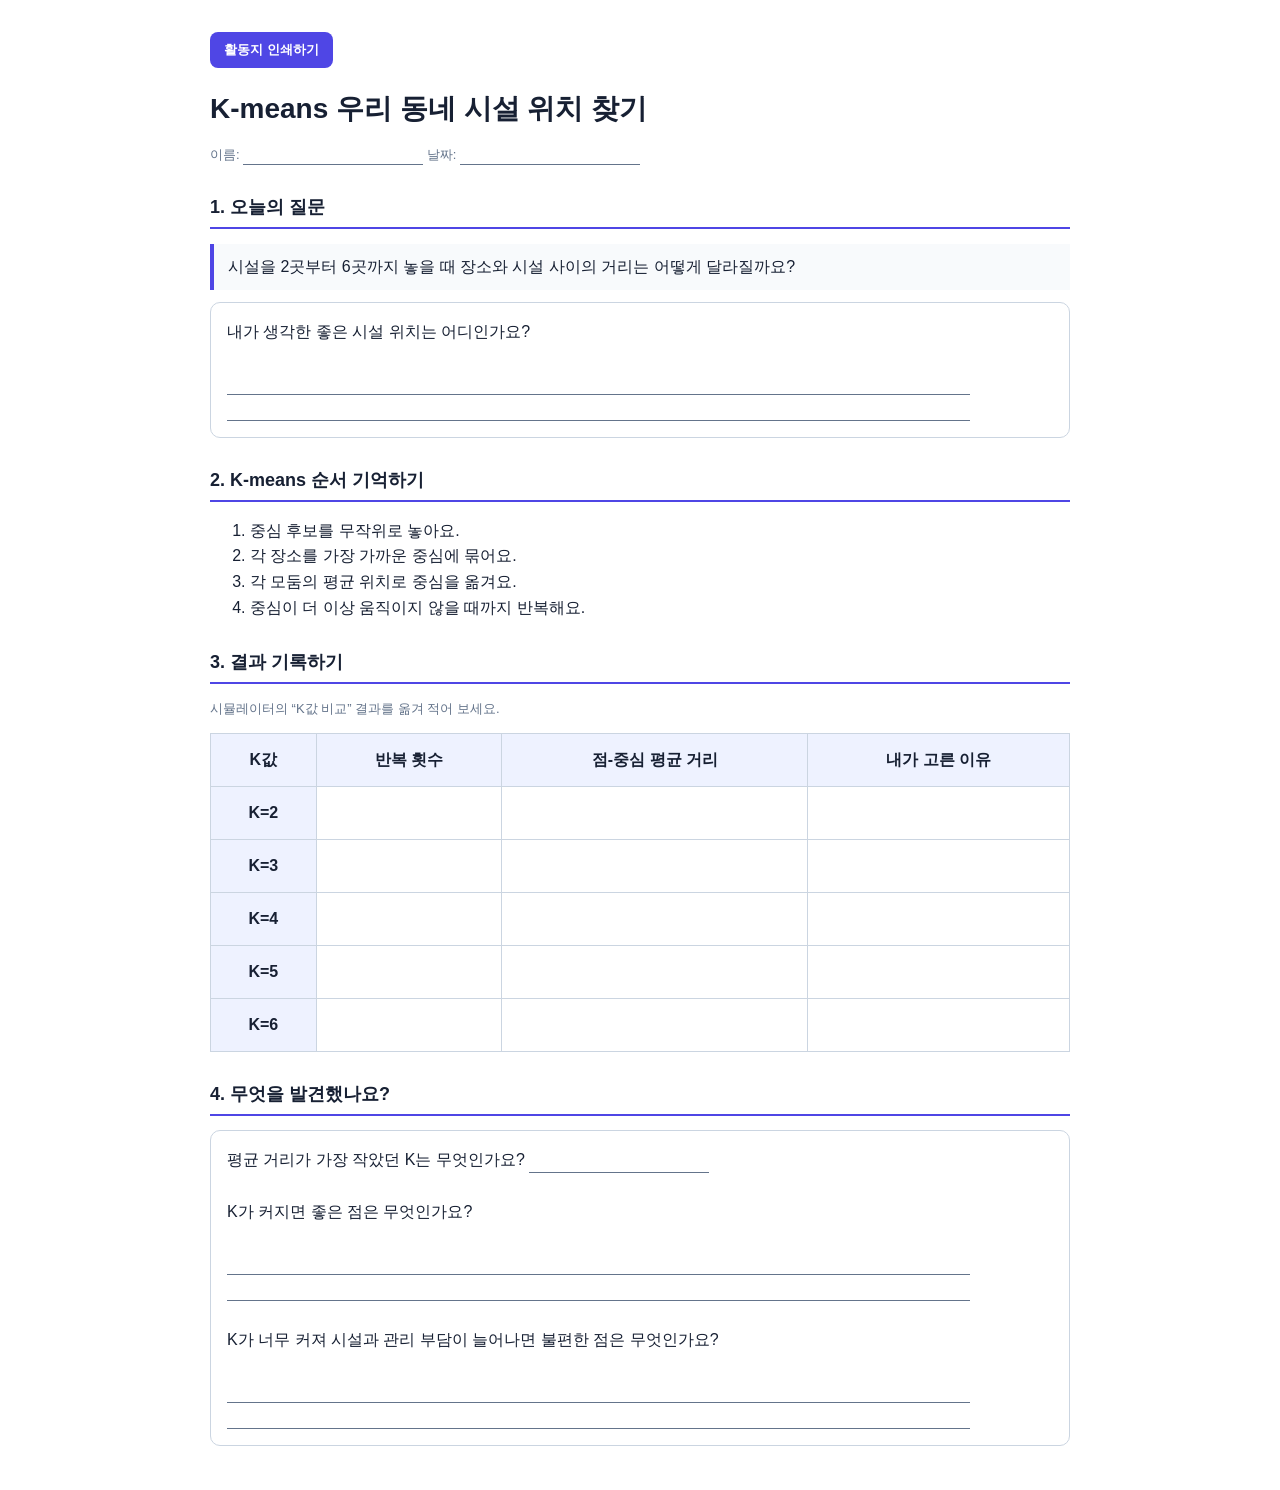
<file: K-평균-수업-활동지.html>
<!DOCTYPE html>
<html lang="ko">
<head>
    <meta charset="UTF-8">
    <meta name="viewport" content="width=device-width, initial-scale=1.0">
    <title>K-means 수업 활동지</title>
    <style>
        :root { color: #172033; font-family: "Noto Sans KR", Arial, sans-serif; }
        body { max-width: 860px; margin: 0 auto; padding: 32px; line-height: 1.6; }
        h1 { margin-bottom: 4px; font-size: 28px; }
        h2 { margin-top: 28px; font-size: 18px; border-bottom: 2px solid #4f46e5; padding-bottom: 5px; }
        .muted { color: #64748b; font-size: 13px; }
        .box { border: 1px solid #cbd5e1; border-radius: 10px; padding: 16px; margin: 12px 0; }
        .line { display: inline-block; min-width: 180px; border-bottom: 1px solid #64748b; height: 1.3em; vertical-align: bottom; }
        table { width: 100%; border-collapse: collapse; margin: 12px 0; }
        th, td { border: 1px solid #cbd5e1; padding: 10px; text-align: center; height: 32px; }
        th { background: #eef2ff; }
        .prompt { background: #f8fafc; border-left: 4px solid #4f46e5; padding: 10px 14px; }
        .toolbar { display: flex; gap: 8px; margin-bottom: 16px; }
        button { border: 0; border-radius: 8px; padding: 9px 14px; background: #4f46e5; color: white; font-weight: 700; cursor: pointer; }
        @media print {
            body { max-width: none; padding: 0; }
            .toolbar { display: none; }
            .box, table { break-inside: avoid; }
        }
    </style>
</head>
<body>
    <div class="toolbar"><button onclick="window.print()">활동지 인쇄하기</button></div>
    <h1>K-means 우리 동네 시설 위치 찾기</h1>
    <p class="muted">이름: <span class="line"></span> 날짜: <span class="line"></span></p>

    <h2>1. 오늘의 질문</h2>
    <div class="prompt">시설을 2곳부터 6곳까지 놓을 때 장소와 시설 사이의 거리는 어떻게 달라질까요?</div>
    <div class="box">
        내가 생각한 좋은 시설 위치는 어디인가요?<br><br>
        <span class="line" style="min-width: 90%;"></span><br>
        <span class="line" style="min-width: 90%;"></span>
    </div>

    <h2>2. K-means 순서 기억하기</h2>
    <ol>
        <li>중심 후보를 무작위로 놓아요.</li>
        <li>각 장소를 가장 가까운 중심에 묶어요.</li>
        <li>각 모둠의 평균 위치로 중심을 옮겨요.</li>
        <li>중심이 더 이상 움직이지 않을 때까지 반복해요.</li>
    </ol>

    <h2>3. 결과 기록하기</h2>
    <p class="muted">시뮬레이터의 “K값 비교” 결과를 옮겨 적어 보세요.</p>
    <table>
        <thead><tr><th>K값</th><th>반복 횟수</th><th>점-중심 평균 거리</th><th>내가 고른 이유</th></tr></thead>
        <tbody>
            <tr><th>K=2</th><td></td><td></td><td></td></tr>
            <tr><th>K=3</th><td></td><td></td><td></td></tr>
            <tr><th>K=4</th><td></td><td></td><td></td></tr>
            <tr><th>K=5</th><td></td><td></td><td></td></tr>
            <tr><th>K=6</th><td></td><td></td><td></td></tr>
        </tbody>
    </table>

    <h2>4. 무엇을 발견했나요?</h2>
    <div class="box">
        평균 거리가 가장 작았던 K는 무엇인가요? <span class="line"></span><br><br>
        K가 커지면 좋은 점은 무엇인가요?<br><br>
        <span class="line" style="min-width: 90%;"></span><br>
        <span class="line" style="min-width: 90%;"></span><br><br>
        K가 너무 커져 시설과 관리 부담이 늘어나면 불편한 점은 무엇인가요?<br><br>
        <span class="line" style="min-width: 90%;"></span><br>
        <span class="line" style="min-width: 90%;"></span>
    </div>
</body>
</html>
</file>
<file: assets/kmeans-simulator.css>
/* Local, dependency-free visual system for the K-means learning simulator. */
:root {
    --slate-50: #f8fafc;
    --slate-100: #f1f5f9;
    --slate-200: #e2e8f0;
    --slate-300: #cbd5e1;
    --slate-400: #94a3b8;
    --slate-500: #64748b;
    --slate-600: #475569;
    --slate-700: #334155;
    --slate-800: #1e293b;
    --slate-900: #0f172a;
    --indigo-50: #eef2ff;
    --indigo-100: #e0e7ff;
    --indigo-200: #c7d2fe;
    --indigo-600: #4f46e5;
    --indigo-700: #4338ca;
    --indigo-800: #3730a3;
    --indigo-900: #312e81;
    --indigo-950: #1e1b4b;
    --amber-50: #fffbeb;
    --amber-100: #fef3c7;
    --amber-200: #fde68a;
    --amber-700: #b45309;
    --amber-950: #451a03;
    --rose-50: #fff1f2;
    --rose-100: #ffe4e6;
    --rose-200: #fecdd3;
    --rose-600: #e11d48;
    --rose-700: #be123c;
    --emerald-50: #ecfdf5;
    --emerald-200: #a7f3d0;
    --emerald-500: #10b981;
    --emerald-900: #064e3b;
    --blue-50: #eff6ff;
    --blue-100: #dbeafe;
    --blue-200: #bfdbfe;
    --blue-700: #1d4ed8;
    --purple-50: #faf5ff;
    --purple-200: #e9d5ff;
    --white: #ffffff;
}

* { box-sizing: border-box; }
html { min-width: 320px; background: var(--slate-50); }
body {
    margin: 0;
    color: var(--slate-800);
    background: var(--slate-50);
    font-family: "Noto Sans KR", "Malgun Gothic", "Apple SD Gothic Neo", sans-serif;
    font-size: 14px;
    line-height: 1.5;
}
button, input { font: inherit; }
button { cursor: pointer; }
button:disabled { cursor: not-allowed; opacity: .6; }
button:focus-visible, input:focus-visible, [tabindex]:focus-visible {
    outline: 3px solid #f59e0b;
    outline-offset: 2px;
}

/* Layout utilities retained from the existing markup. */
.block { display: block; }
.inline-block { display: inline-block; }
.flex { display: flex; }
.grid { display: grid; }
.hidden { display: none !important; }
.flex-col { flex-direction: column; }
.flex-wrap { flex-wrap: wrap; }
.flex-1 { flex: 1 1 0%; }
.items-center { align-items: center; }
.justify-between { justify-content: space-between; }
.justify-center { justify-content: center; }
.relative { position: relative; }
.absolute { position: absolute; }
.sticky { position: sticky; }
.top-0 { top: 0; }
.inset-0 { inset: 0; }
.z-10 { z-index: 10; }
.pointer-events-none { pointer-events: none; }
.cursor-pointer { cursor: pointer; }
.select-none { user-select: none; }
.overflow-hidden { overflow: hidden; }
.overflow-x-auto { overflow-x: auto; }
.overflow-y-auto { overflow-y: auto; }
.min-h-screen { min-height: 100vh; }
.w-full { width: 100%; }
.h-full { height: 100%; }
.h-2 { height: .5rem; }
.h-3\.5, .w-3\.5 { width: .875rem; height: .875rem; }
.h-4, .w-4 { width: 1rem; height: 1rem; }
.h-6, .w-6 { width: 1.5rem; height: 1.5rem; }
.h-12 { height: 3rem; }
.h-16 { height: 4rem; }
.h-24 { height: 6rem; }
.h-28 { height: 7rem; }
.w-16 { width: 4rem; }
.w-24 { width: 6rem; }
.w-32 { width: 8rem; }
.w-36 { width: 9rem; }
.w-44 { width: 11rem; }
.w-48 { width: 12rem; }
.max-w-7xl { max-width: 80rem; }
.max-h-\[300px\] { max-height: 300px; }
.mx-auto { margin-left: auto; margin-right: auto; }
.mt-1 { margin-top: .25rem; }
.mt-1\.5 { margin-top: .375rem; }
.mt-2 { margin-top: .5rem; }
.mt-3 { margin-top: .75rem; }
.mt-4 { margin-top: 1rem; }
.mt-12 { margin-top: 3rem; }
.mb-1 { margin-bottom: .25rem; }
.mb-2 { margin-bottom: .5rem; }
.mb-3 { margin-bottom: .75rem; }
.mb-4 { margin-bottom: 1rem; }
.mb-5 { margin-bottom: 1.25rem; }
.p-1 { padding: .25rem; }
.p-1\.5 { padding: .375rem; }
.p-2 { padding: .5rem; }
.p-2\.5 { padding: .625rem; }
.p-3 { padding: .75rem; }
.p-4 { padding: 1rem; }
.p-5 { padding: 1.25rem; }
.px-1 { padding-left: .25rem; padding-right: .25rem; }
.px-2 { padding-left: .5rem; padding-right: .5rem; }
.px-3 { padding-left: .75rem; padding-right: .75rem; }
.px-4 { padding-left: 1rem; padding-right: 1rem; }
.px-6 { padding-left: 1.5rem; padding-right: 1.5rem; }
.py-0\.5 { padding-top: .125rem; padding-bottom: .125rem; }
.py-1 { padding-top: .25rem; padding-bottom: .25rem; }
.py-1\.5 { padding-top: .375rem; padding-bottom: .375rem; }
.py-2 { padding-top: .5rem; padding-bottom: .5rem; }
.py-2\.5 { padding-top: .625rem; padding-bottom: .625rem; }
.py-3 { padding-top: .75rem; padding-bottom: .75rem; }
.py-4 { padding-top: 1rem; padding-bottom: 1rem; }
.py-6 { padding-top: 1.5rem; padding-bottom: 1.5rem; }
.pb-2 { padding-bottom: .5rem; }
.pl-5 { padding-left: 1.25rem; }
.pr-1 { padding-right: .25rem; }
.pr-2 { padding-right: .5rem; }
.gap-1 { gap: .25rem; }
.gap-1\.5 { gap: .375rem; }
.gap-2 { gap: .5rem; }
.gap-3 { gap: .75rem; }
.gap-4 { gap: 1rem; }
.gap-6 { gap: 1.5rem; }
.gap-x-3 { column-gap: .75rem; }
.gap-y-1 { row-gap: .25rem; }
.space-y-1 > * + * { margin-top: .25rem; }
.space-y-3 > * + * { margin-top: .75rem; }
.grid-cols-1 { grid-template-columns: repeat(1, minmax(0, 1fr)); }
.grid-cols-2 { grid-template-columns: repeat(2, minmax(0, 1fr)); }
.col-span-2 { grid-column: span 2 / span 2; }
.col-span-full { grid-column: 1 / -1; }

/* Typography and color utilities. */
.text-left { text-align: left; }
.text-center { text-align: center; }
.uppercase { text-transform: uppercase; }
.font-mono { font-family: ui-monospace, SFMono-Regular, Menlo, Consolas, monospace; }
.font-medium { font-weight: 500; }
.font-semibold { font-weight: 600; }
.font-bold { font-weight: 700; }
.font-extrabold { font-weight: 800; }
.text-\[9px\] { font-size: 9px; }
.text-\[10px\] { font-size: 10px; }
.text-xs { font-size: .75rem; }
.text-sm { font-size: .875rem; }
.text-base { font-size: 1rem; }
.text-xl { font-size: 1.25rem; }
.leading-normal { line-height: 1.5; }
.leading-relaxed { line-height: 1.625; }
.leading-loose { line-height: 2; }
.text-white { color: var(--white); }
.text-slate-400 { color: var(--slate-400); }
.text-slate-500 { color: var(--slate-500); }
.text-slate-600 { color: var(--slate-600); }
.text-slate-700 { color: var(--slate-700); }
.text-slate-800 { color: var(--slate-800); }
.text-slate-900 { color: var(--slate-900); }
.text-indigo-400 { color: #818cf8; }
.text-indigo-600 { color: var(--indigo-600); }
.text-indigo-700 { color: var(--indigo-700); }
.text-indigo-800 { color: var(--indigo-800); }
.text-indigo-900 { color: var(--indigo-900); }
.text-indigo-950 { color: var(--indigo-950); }
.text-amber-700 { color: var(--amber-700); }
.text-amber-950 { color: var(--amber-950); }
.text-blue-700 { color: var(--blue-700); }
.text-emerald-500 { color: var(--emerald-500); }
.text-emerald-900 { color: var(--emerald-900); }
.text-rose-700 { color: var(--rose-700); }
.bg-white { background: var(--white); }
.bg-slate-50 { background: var(--slate-50); }
.bg-slate-100 { background: var(--slate-100); }
.bg-slate-200 { background: var(--slate-200); }
.bg-slate-900 { background: var(--slate-900); }
.bg-slate-950\/95 { background: rgb(2 6 23 / .95); }
.bg-white\/5 { background: rgb(255 255 255 / .05); }
.bg-indigo-50 { background: var(--indigo-50); }
.bg-indigo-600 { background: var(--indigo-600); }
.bg-amber-50 { background: var(--amber-50); }
.bg-amber-100 { background: var(--amber-100); }
.bg-blue-50 { background: var(--blue-50); }
.bg-blue-100 { background: var(--blue-100); }
.bg-emerald-50 { background: var(--emerald-50); }
.bg-purple-50 { background: var(--purple-50); }
.bg-rose-50 { background: var(--rose-50); }
.bg-rose-100 { background: var(--rose-100); }
.bg-rose-600 { background: var(--rose-600); }

/* Borders, radius, shadows, and state utilities. */
.border { border: 1px solid var(--slate-200); }
.border-b { border-bottom: 1px solid var(--slate-200); }
.border-t { border-top: 1px solid var(--slate-200); }
.border-slate-50 { border-color: var(--slate-50); }
.border-slate-100 { border-color: #f1f5f9; }
.border-slate-200 { border-color: var(--slate-200); }
.border-slate-300 { border-color: var(--slate-300); }
.border-slate-700\/50 { border-color: rgb(51 65 85 / .5); }
.border-slate-800 { border-color: var(--slate-800); }
.border-indigo-100 { border-color: var(--indigo-100); }
.border-indigo-200 { border-color: var(--indigo-200); }
.border-amber-200 { border-color: var(--amber-200); }
.border-blue-200 { border-color: var(--blue-200); }
.border-emerald-200 { border-color: var(--emerald-200); }
.border-purple-200 { border-color: var(--purple-200); }
.border-rose-200 { border-color: var(--rose-200); }
.border-white\/50 { border-color: rgb(255 255 255 / .5); }
.rounded { border-radius: .25rem; }
.rounded-md { border-radius: .375rem; }
.rounded-lg { border-radius: .5rem; }
.rounded-xl { border-radius: .75rem; }
.rounded-2xl { border-radius: 1rem; }
.rounded-full { border-radius: 9999px; }
.shadow-sm { box-shadow: 0 1px 2px rgb(15 23 42 / .06); }
.shadow-md { box-shadow: 0 4px 8px rgb(15 23 42 / .12); }
.shadow-inner { box-shadow: inset 0 2px 4px rgb(15 23 42 / .12); }
.shadow-xl { box-shadow: 0 12px 28px rgb(15 23 42 / .26); }
.opacity-20 { opacity: .2; }
.transition, .transition-all { transition: background-color .2s ease, color .2s ease, border-color .2s ease, box-shadow .2s ease, transform .2s ease; }
.last\:border-0:last-child { border-width: 0; }
.appearance-none { appearance: none; }
.accent-indigo-600 { accent-color: var(--indigo-600); }
.focus\:outline-none:focus { outline: none; }
.focus\:ring-2:focus { box-shadow: 0 0 0 3px rgb(79 70 229 / .2); }
.focus\:ring-indigo-500:focus { --focus-ring-color: #6366f1; }
.hover\:bg-indigo-100:hover { background: var(--indigo-100); }
.hover\:bg-indigo-700:hover { background: var(--indigo-700); }
.hover\:bg-rose-50:hover { background: var(--rose-50); }
.hover\:bg-rose-700:hover { background: var(--rose-700); }
.hover\:bg-slate-200:hover { background: var(--slate-200); }
.hover\:text-slate-900:hover { color: var(--slate-900); }

/* Responsive grid and page rhythm. */
main { width: calc(100% - 2rem); }
header > div, footer > div { width: calc(100% - 2rem); }
header { background: rgb(255 255 255 / .96); backdrop-filter: blur(12px); }
input[type="number"] { min-height: 2.5rem; }
input[type="range"] { min-width: 0; }
svg[data-local-icon] { flex: 0 0 auto; stroke: currentColor; }

/* Recommended learning-flow additions. */
.learning-mission {
    display: flex;
    align-items: flex-start;
    gap: .75rem;
    padding: .875rem 1rem;
    margin-bottom: 1rem;
    border: 1px solid #fcd34d;
    border-radius: .875rem;
    background: linear-gradient(135deg, #fffbeb 0%, #fff7ed 100%);
    color: #78350f;
}
.learning-mission-badge {
    display: grid;
    place-items: center;
    width: 2rem;
    height: 2rem;
    flex: 0 0 2rem;
    border-radius: 9999px;
    background: #f59e0b;
    color: white;
    font-weight: 800;
}
.learning-mission h3 { margin: 0; font-size: .875rem; font-weight: 800; }
.learning-mission p { margin: .2rem 0 0; font-size: .75rem; line-height: 1.55; }
.stage-summary {
    display: grid;
    grid-template-columns: repeat(3, minmax(0, 1fr));
    gap: .5rem;
    margin-top: .75rem;
}
.stage-summary-card {
    min-width: 0;
    padding: .65rem .7rem;
    border: 1px solid var(--indigo-100);
    border-radius: .75rem;
    background: #fafaff;
}
.stage-summary-label { display: block; color: var(--slate-500); font-size: .65rem; font-weight: 700; }
.stage-summary-value { display: block; margin-top: .18rem; color: var(--indigo-900); font-size: .75rem; font-weight: 800; line-height: 1.4; }
.comparison-empty-state {
    display: flex;
    align-items: center;
    gap: .75rem;
    padding: .8rem 1rem;
    border: 1px dashed var(--indigo-200);
    border-radius: .75rem;
    background: var(--indigo-50);
    color: var(--indigo-900);
}
.comparison-empty-state .empty-state-icon { font-size: 1.25rem; }
.comparison-empty-state strong { display: block; font-size: .75rem; }
.comparison-empty-state span { display: block; margin-top: .15rem; font-size: .7rem; line-height: 1.5; }
.guide-toggle {
    display: flex;
    width: 100%;
    align-items: center;
    justify-content: space-between;
    gap: .5rem;
    padding: 0;
    border: 0;
    background: transparent;
    color: inherit;
    text-align: left;
}
.guide-toggle::after { content: "⌄"; color: var(--slate-500); font-size: 1rem; transition: transform .2s ease; }
.guide-toggle[aria-expanded="true"]::after { transform: rotate(180deg); }
.guide-section.is-collapsed { display: none; }
.guide-section.is-collapsed .guide-toggle { margin-bottom: 0; }
.status-message { min-height: 3.25rem; }

@media (min-width: 768px) {
    .md\:flex-row { flex-direction: row; }
    .md\:p-6 { padding: 1.5rem; }
}
@media (min-width: 640px) {
    .sm\:grid-cols-3 { grid-template-columns: repeat(3, minmax(0, 1fr)); }
}
@media (min-width: 1024px) {
    .lg\:grid-cols-4 { grid-template-columns: repeat(4, minmax(0, 1fr)); }
    .lg\:grid-cols-12 { grid-template-columns: repeat(12, minmax(0, 1fr)); }
    .lg\:col-span-4 { grid-column: span 4 / span 4; }
    .lg\:col-span-8 { grid-column: span 8 / span 8; }
}
@media (max-width: 639px) {
    .stage-summary { grid-template-columns: 1fr; }
    header > div, footer > div, main { width: calc(100% - 1rem); }
    header { padding-left: .5rem; padding-right: .5rem; }
    .theme-selector { width: 100%; justify-content: center; }
}

/* -------------------------------------------------------------------------
   탐험 지도형 학습 화면
   The rules below are intentionally dependency-free. They are the visual
   layer for the semantic hooks in index.html and remain usable offline.
--------------------------------------------------------------------------- */
:root {
    --page-bg: #f4f8fc;
    --ink: #17324d;
    --ink-soft: #45627a;
    --muted: #6b8297;
    --primary: #2563eb;
    --primary-dark: #1d4ed8;
    --sky: #dff3ff;
    --sky-strong: #a9def7;
    --sun: #f7c948;
    --sun-soft: #fff7d6;
    --mint: #22b8a7;
    --mint-soft: #e1faf5;
    --coral: #f97360;
    --coral-soft: #fff0ec;
    --line: #d7e5ef;
    --card-shadow: 0 12px 30px rgb(37 79 118 / .08);
    --card-shadow-hover: 0 16px 34px rgb(37 79 118 / .13);
}

html { background: var(--page-bg); scroll-behavior: smooth; }
body.site-shell {
    min-width: 320px;
    color: var(--ink);
    background:
        radial-gradient(circle at 12% 0%, rgb(255 255 255 / .92) 0 14rem, transparent 34rem),
        var(--page-bg);
    font-family: "Malgun Gothic", "Apple SD Gothic Neo", "Noto Sans KR", sans-serif;
    font-size: 15px;
    line-height: 1.6;
}

.site-header {
    border-bottom: 1px solid var(--line) !important;
    background: rgb(255 255 255 / .9) !important;
    box-shadow: 0 4px 18px rgb(37 79 118 / .06) !important;
}
.site-header > div { max-width: 1180px; min-height: 4.6rem; }
.brand-mark {
    display: grid;
    place-items: center;
    width: 3rem;
    height: 3rem;
    padding: 0 !important;
    border-radius: 1rem !important;
    color: #fff;
    background: linear-gradient(145deg, var(--primary), #54b9ed) !important;
    box-shadow: 0 7px 16px rgb(37 99 235 / .24);
}
.eyebrow {
    display: block;
    margin-bottom: .12rem;
    color: var(--primary);
    font-size: .68rem;
    font-weight: 800;
    letter-spacing: .08em;
}
.site-header h1 {
    margin: 0;
    color: var(--ink) !important;
    font-size: clamp(1.1rem, 2vw, 1.45rem) !important;
    letter-spacing: -.04em;
}
.site-header p { margin: .08rem 0 0; color: var(--muted) !important; }
.theme-selector {
    gap: .2rem;
    border-color: var(--line) !important;
    background: #eef6fb !important;
    border-radius: 999px !important;
}
.theme-choice {
    min-height: 2.5rem;
    border: 1px solid transparent;
    border-radius: 999px !important;
    color: var(--ink-soft) !important;
}
.theme-choice:hover { color: var(--primary-dark) !important; background: #fff; }
.theme-choice[aria-pressed="true"] {
    color: var(--primary-dark) !important;
    border-color: var(--sky-strong);
    background: #fff !important;
    box-shadow: 0 3px 10px rgb(37 79 118 / .1) !important;
}

.page-frame {
    width: min(100% - 2rem, 1180px);
    padding-top: 2rem !important;
    padding-bottom: 2rem !important;
    gap: 1.25rem !important;
}
.panel-card {
    border: 1px solid var(--line) !important;
    border-radius: 1.15rem !important;
    background: rgb(255 255 255 / .96) !important;
    box-shadow: var(--card-shadow) !important;
}
.panel-card:hover { box-shadow: var(--card-shadow-hover) !important; }
.control-panel, .visual-panel { min-width: 0; gap: 1.25rem !important; }
.control-panel h2, .visual-panel h3 {
    color: var(--ink) !important;
    letter-spacing: -.025em;
}
.control-panel h2 {
    padding-bottom: .85rem;
    border-bottom-color: var(--line) !important;
    font-size: 1.08rem !important;
}

.mission-hero {
    position: relative;
    gap: .85rem;
    margin: 0 0 1.1rem;
    padding: 1rem 1rem 1.05rem !important;
    overflow: hidden;
    border: 1px solid #f0d477 !important;
    border-radius: 1rem !important;
    background: linear-gradient(135deg, var(--sun-soft), #fffaf0) !important;
    color: #684b00 !important;
}
.mission-hero::after {
    content: "✦";
    position: absolute;
    right: 1rem;
    top: .45rem;
    color: rgb(247 201 72 / .75);
    font-size: 2.5rem;
    transform: rotate(15deg);
}
.learning-mission-badge {
    width: 2.35rem;
    height: 2.35rem;
    flex-basis: 2.35rem;
    color: #5c4300;
    background: var(--sun) !important;
    box-shadow: inset 0 -3px 0 rgb(181 130 16 / .16);
}
.mission-kicker {
    display: block;
    margin-bottom: .14rem;
    color: #9a6b00;
    font-size: .7rem;
    font-weight: 800;
    letter-spacing: .04em;
}
.learning-mission h3 { position: relative; z-index: 1; font-size: 1rem; line-height: 1.35; }
.learning-mission p { position: relative; z-index: 1; margin-top: .35rem; color: #765b15; font-size: .82rem; }

#theme-desc {
    margin-bottom: 1.25rem !important;
    border-color: #c8e9f7 !important;
    border-radius: 1rem !important;
    background: var(--sky) !important;
}
#theme-desc h3 { color: #185475 !important; font-size: .92rem !important; }
#theme-desc p { color: #39708e !important; font-size: .8rem !important; }

.k-control > label { color: var(--ink) !important; font-size: .83rem !important; }
.k-control > label span:last-child { color: var(--primary) !important; font-size: 1.05rem !important; }
#input-k {
    min-width: 4.1rem;
    border: 2px solid var(--sky-strong) !important;
    border-radius: .8rem !important;
    background: #fafdff !important;
    color: var(--ink) !important;
    font-size: 1.05rem;
}
#slider-k { accent-color: var(--primary); }
.k-control > p { color: var(--muted) !important; font-size: .76rem !important; }
.k-choice-row {
    display: flex;
    flex-wrap: wrap;
    align-items: center;
    gap: .5rem;
    margin-top: .8rem;
}
.k-choice-label { color: var(--ink-soft); font-size: .74rem; font-weight: 800; }
.k-choice-list { display: flex; flex: 1; flex-wrap: wrap; gap: .35rem; }
.k-choice {
    min-width: 2.8rem;
    min-height: 2.5rem;
    padding: .35rem .62rem;
    border: 1px solid #cfe0eb;
    border-radius: .75rem;
    color: var(--ink-soft);
    background: #f7fbfe;
    font-size: .78rem;
    font-weight: 800;
    transition: transform .2s ease, background .2s ease, color .2s ease, border-color .2s ease, box-shadow .2s ease;
}
.k-choice:hover { border-color: var(--primary); color: var(--primary-dark); background: #eef6ff; transform: translateY(-1px); }
.k-choice.is-selected { border-color: var(--primary); color: #fff; background: var(--primary); box-shadow: 0 5px 12px rgb(37 99 235 / .22); }

.primary-action {
    min-height: 3.3rem;
    border: 0 !important;
    border-radius: .95rem !important;
    background: linear-gradient(135deg, var(--primary), #3b82f6) !important;
    box-shadow: 0 8px 16px rgb(37 99 235 / .2) !important;
    font-size: .98rem !important;
}
.primary-action:hover { background: linear-gradient(135deg, var(--primary-dark), var(--primary)) !important; transform: translateY(-1px); }
.grid.grid-cols-2 > button:not(.primary-action) {
    min-height: 2.8rem;
    border-color: var(--line) !important;
    border-radius: .85rem !important;
    background: #f6fafc !important;
    color: var(--ink-soft) !important;
}
.grid.grid-cols-2 > button:not(.primary-action):hover { background: #e9f4fb !important; color: var(--primary-dark) !important; }

.status-message {
    border-color: #c8e9f7 !important;
    background: #edf9ff !important;
    color: #215a78 !important;
    font-size: .8rem !important;
}
#simulation-complete { border-color: #a7e8dd !important; background: var(--mint-soft) !important; color: #126b61 !important; }
.stage-summary { gap: .6rem; }
.stage-summary-card { padding: .8rem .75rem; border-color: var(--line); border-radius: .85rem; background: #f8fbfd; }
.stage-summary-label { color: var(--muted); font-size: .68rem; }
.stage-summary-value { color: var(--ink); font-size: .79rem; }
#average-explanation { border-color: #f0d477 !important; background: var(--sun-soft) !important; color: #684b00 !important; }

.entry-guide-card { background: #fbfdff !important; }
.entry-guide-card h2 { color: var(--ink) !important; }
.guide-tab { min-height: 2.35rem; border-radius: .7rem !important; font-size: .72rem !important; }
.guide-tab[aria-expanded="true"] { box-shadow: 0 4px 10px rgb(37 79 118 / .1); }
#guide-sections > div { border-color: var(--line) !important; border-radius: .85rem !important; background: #f8fbfd !important; }
#guide-sections p { color: var(--ink-soft) !important; font-size: .76rem !important; }

.map-card { padding: 1rem !important; }
.map-card > div:first-child { align-items: flex-start; }
.map-card > div:first-child > span:first-child { color: var(--ink) !important; font-size: .88rem !important; }
.map-card > div:first-child > span:first-child small { display: block; margin-top: .1rem; color: var(--muted); font-size: .68rem; font-weight: 500; }
.map-observation-toolbar {
    display: flex;
    align-items: center;
    justify-content: space-between;
    gap: .85rem;
    width: 100%;
    margin: .35rem 0 .75rem;
    padding: .75rem .8rem;
    border: 1px solid #c8e9f7;
    border-radius: .95rem;
    background: #f3fbff;
}
.map-observation-copy {
    display: flex;
    flex: 0 1 14rem;
    min-width: 10rem;
    max-width: 15rem;
    flex-direction: column;
    gap: .12rem;
}
.map-observation-kicker { color: var(--ink); font-size: .78rem; font-weight: 800; }
.map-observation-hint { color: var(--muted); font-size: .7rem; line-height: 1.4; }
.map-observation-actions {
    display: flex;
    flex: 1;
    flex-wrap: wrap;
    justify-content: flex-end;
    gap: .45rem;
}
.map-observation-actions .primary-action {
    min-height: 2.8rem;
    min-width: 11rem;
}
.map-secondary-action {
    min-height: 2.8rem;
    border-color: var(--line) !important;
    border-radius: .8rem !important;
    background: #fff !important;
    color: var(--ink-soft) !important;
}
.map-secondary-action:hover { background: #e9f4fb !important; color: var(--primary-dark) !important; }
.map-observation-toolbar + .exploration-canvas { margin-top: 0; }
.exploration-canvas {
    min-height: 300px;
    border: 5px solid #fff !important;
    border-radius: 1rem !important;
    background-color: #bfeaf5 !important;
    background-image:
        linear-gradient(20deg, transparent 0 47%, rgb(255 255 255 / .55) 48% 51%, transparent 52%),
        linear-gradient(110deg, transparent 0 48%, rgb(255 255 255 / .45) 49% 51%, transparent 52%),
        linear-gradient(0deg, rgb(43 136 162 / .12) 1px, transparent 1px),
        linear-gradient(90deg, rgb(43 136 162 / .12) 1px, transparent 1px) !important;
    background-size: 170px 140px, 210px 170px, 28px 28px, 28px 28px !important;
    box-shadow: inset 0 0 0 1px rgb(23 50 77 / .08), 0 12px 26px rgb(23 50 77 / .14) !important;
}
.exploration-canvas > div:first-child { opacity: .22 !important; }
.exploration-canvas > div:first-child > div { border-color: rgb(255 255 255 / .7) !important; background: rgb(255 255 255 / .18) !important; }
.exploration-canvas svg { position: relative; z-index: 1; }
.exploration-canvas .axis-line { stroke: #4f92a9; stroke-width: 1.2; stroke-dasharray: 4 5; opacity: .8; }
.exploration-canvas text { fill: #276a80; }
#tooltip { border: 2px solid #fff !important; border-radius: .8rem !important; background: rgb(23 50 77 / .94) !important; font-size: .72rem !important; }

.result-card h3, .comparison-card h3 { font-size: .98rem !important; }
#centroids-stats > div { border-color: var(--line) !important; border-radius: .9rem !important; background: #f8fbfd !important; }
.comparison-empty-state { border-color: #b9dfed; border-radius: .9rem; background: #eefaff; color: #245b73; }
.comparison-empty-state strong { color: var(--ink); font-size: .82rem; }
.comparison-empty-state span { color: var(--ink-soft); font-size: .74rem; }
.comparison-card table { min-width: 520px; }
.comparison-card table th { color: var(--ink-soft); }
.comparison-card table td { color: var(--ink-soft); }

.site-footer {
    border-top-color: var(--line) !important;
    background: #fff !important;
    color: var(--muted) !important;
}

@media (max-width: 959px) {
    .page-frame { grid-template-columns: 1fr !important; }
    .control-panel, .visual-panel { grid-column: 1 / -1 !important; }
    .visual-panel { order: 2; }
    .control-panel { order: 1; }
}
@media (max-width: 639px) {
    body.site-shell { font-size: 14px; }
    .page-frame { width: calc(100% - 1rem); padding: 1rem .25rem 1.5rem !important; }
    .site-header { position: static; }
    .site-header > div { width: calc(100% - 1rem); align-items: flex-start; padding: .8rem 0 !important; }
    .site-header p { display: none; }
    .theme-selector { width: 100%; justify-content: stretch; overflow-x: auto; }
    .theme-choice { flex: 1 0 auto; justify-content: center; padding-inline: .65rem !important; font-size: .7rem !important; }
    .panel-card { padding: 1rem !important; }
    .mission-hero { padding: .9rem !important; }
    .k-choice-row { align-items: flex-start; flex-direction: column; }
    .k-choice-list { width: 100%; }
    .k-choice { flex: 1; }
    .grid.grid-cols-2 { grid-template-columns: 1fr !important; }
    .grid.grid-cols-2 > button { grid-column: auto !important; width: 100%; }
    .stage-summary { grid-template-columns: 1fr; }
    .exploration-canvas { min-height: 210px; border-width: 3px !important; }
    .map-observation-toolbar { align-items: stretch; flex-direction: column; }
    .map-observation-copy { min-width: 0; }
    .map-observation-actions { justify-content: stretch; }
    .map-observation-actions > button { flex: 1 1 auto; }
    .map-observation-actions .primary-action { min-width: 0; }
    .map-card > div:first-child > span:nth-child(2), .map-card > div:first-child > span:nth-child(3) { font-size: .66rem; }
    .entry-guide-card { order: 3; }
}

@media (prefers-reduced-motion: reduce) {
    *, *::before, *::after { scroll-behavior: auto !important; transition-duration: .01ms !important; animation-duration: .01ms !important; }
}
</file>
